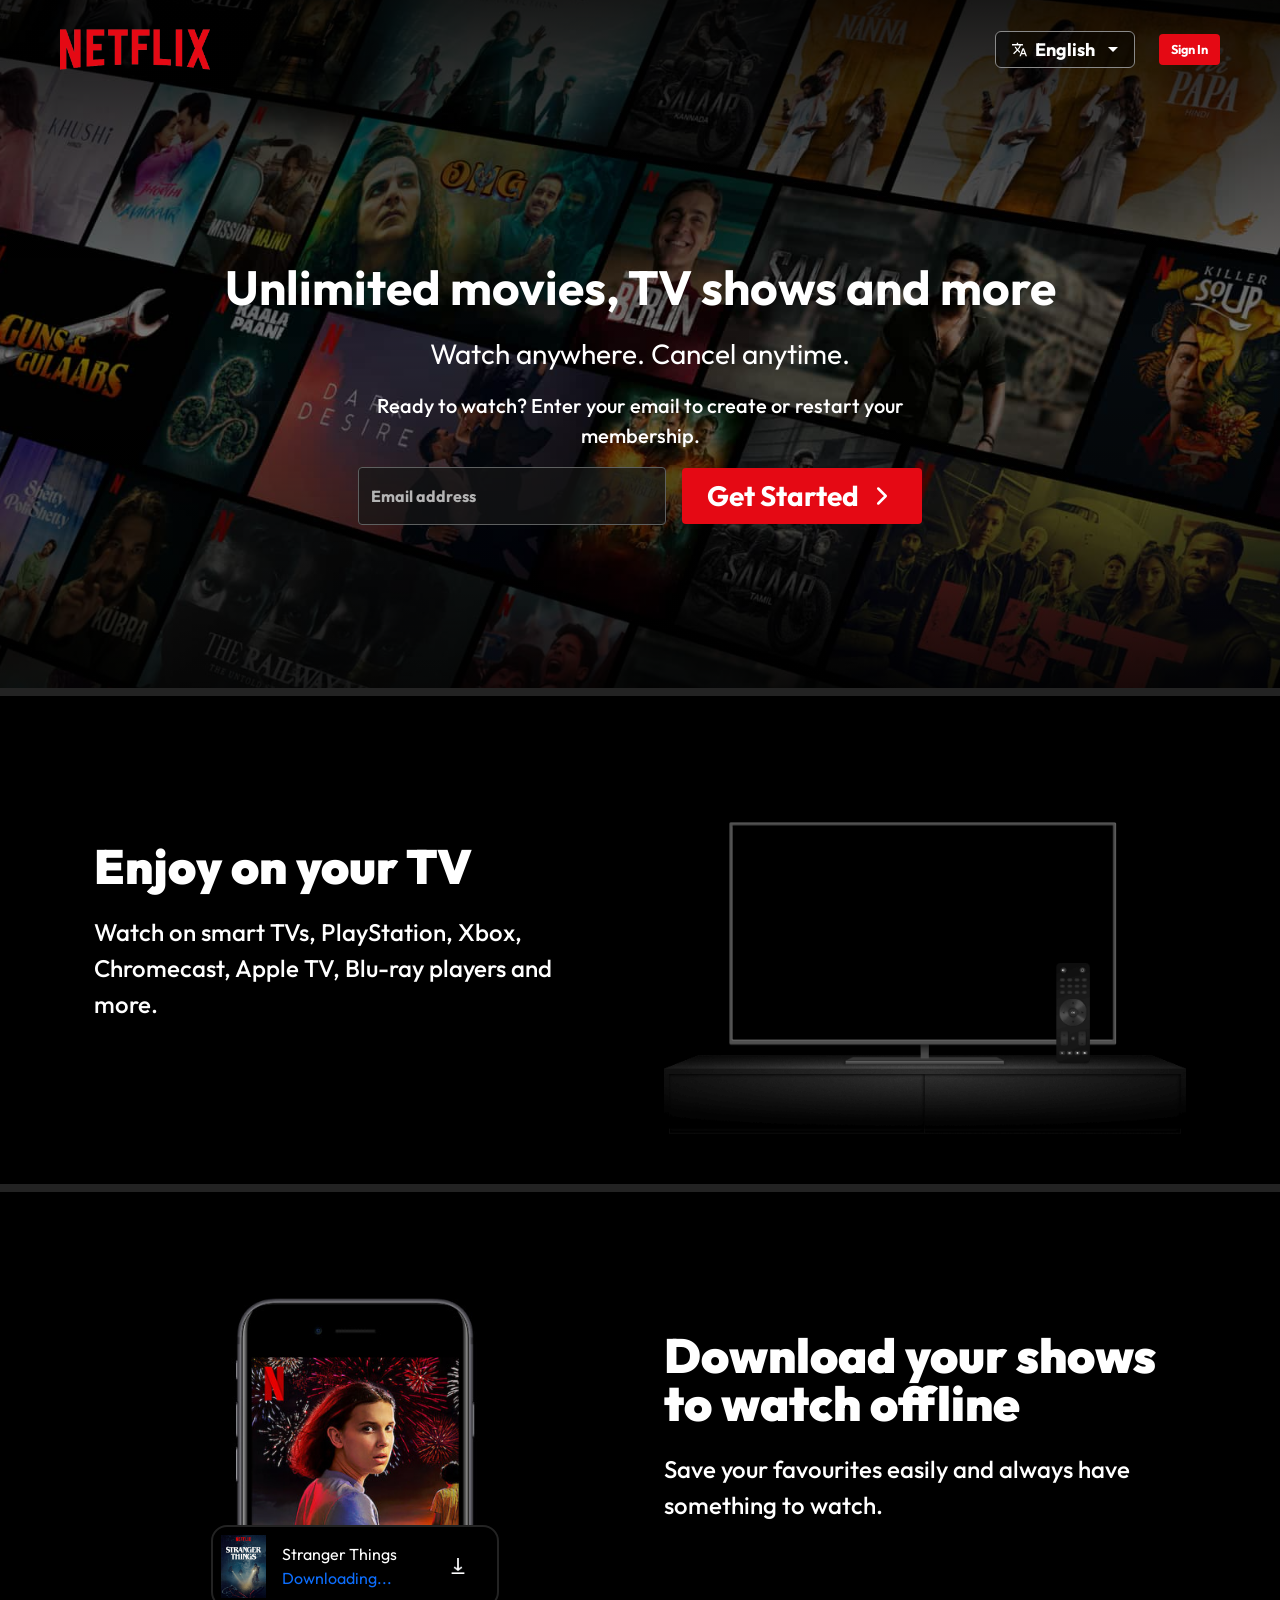
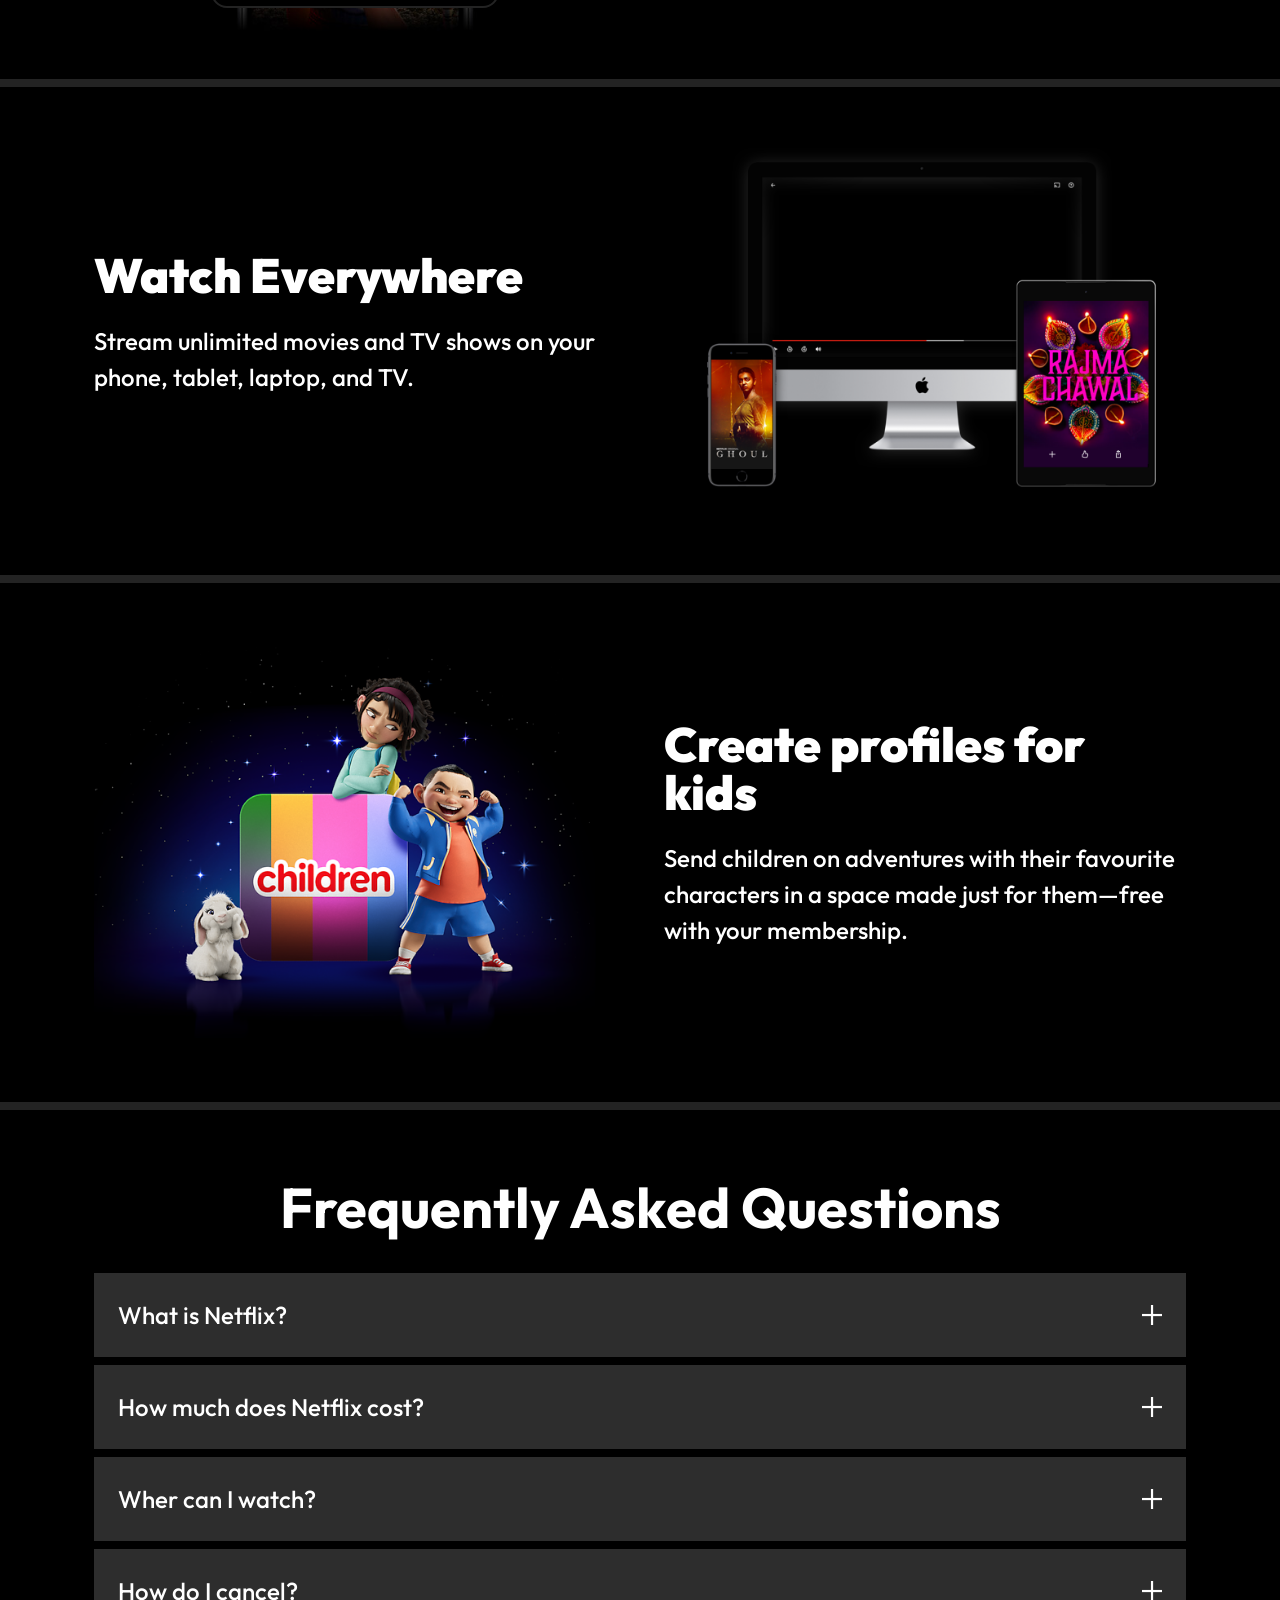
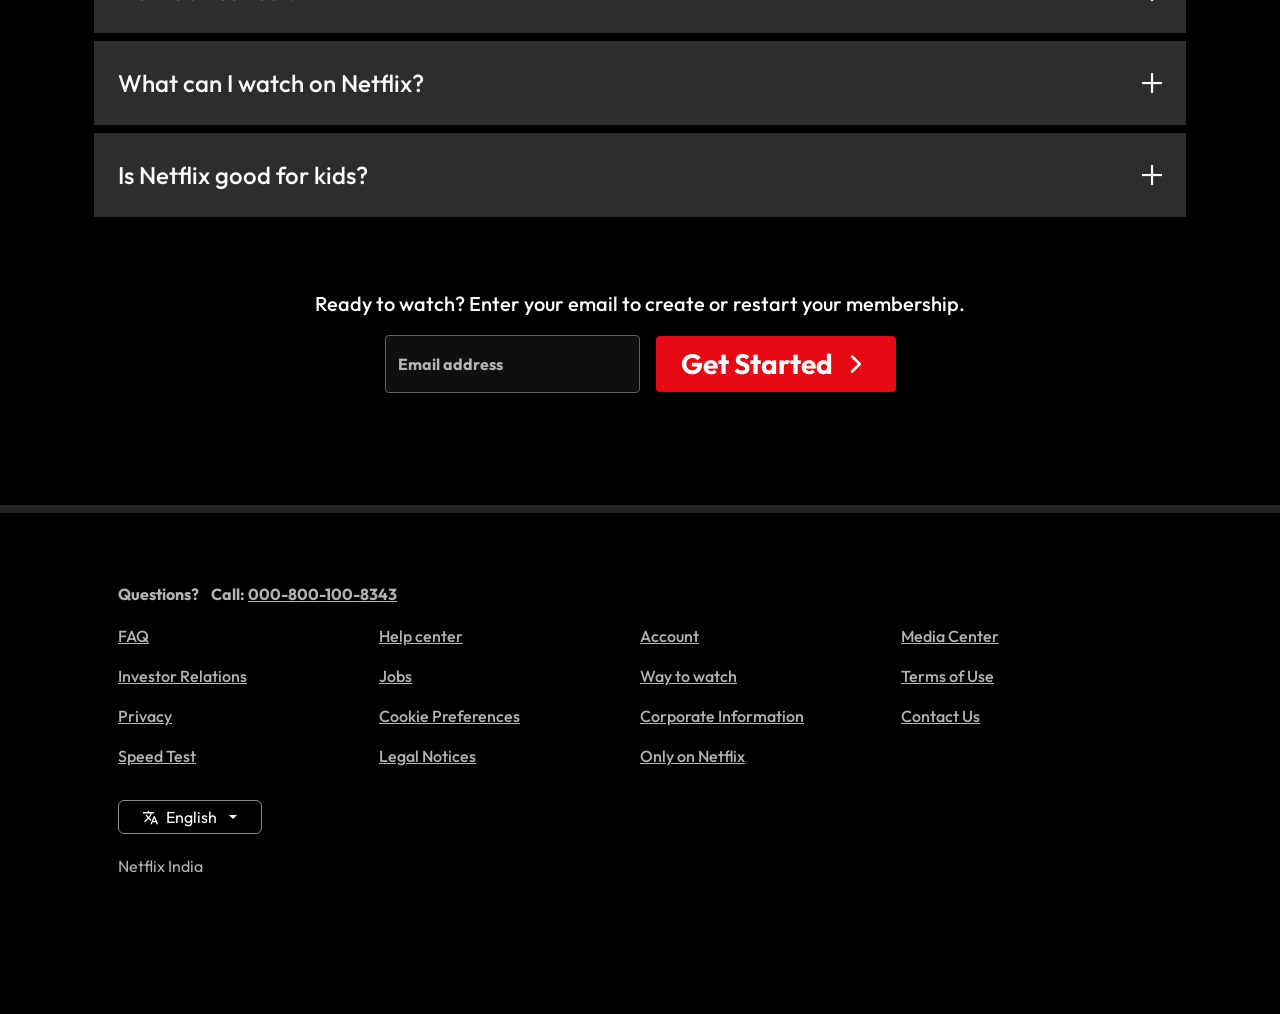
<file: index.html>
<!DOCTYPE html>
<html lang="en">
<head>
    <meta charset="UTF-8">
    <meta name="viewport" content="width=device-width, initial-scale=1.0">
    <title>Netflix India - Watch TV Shows Online, Watch Movies Online | Khushboo Coding</title>

    <!-- css -->
    <link rel="stylesheet" href="css/style.css">

    <!-- favicon -->
    <link rel="shortcut icon" href="img/fav-icon.png" type="image/x-icon">

    <!-- bs5 -->
    <link href="https://cdn.jsdelivr.net/npm/bootstrap@5.3.2/dist/css/bootstrap.min.css" rel="stylesheet" integrity="sha384-T3c6CoIi6uLrA9TneNEoa7RxnatzjcDSCmG1MXxSR1GAsXEV/Dwwykc2MPK8M2HN" crossorigin="anonymous">

    <!-- google fonts -->
    <link rel="preconnect" href="https://fonts.googleapis.com">
    <link rel="preconnect" href="https://fonts.gstatic.com" crossorigin>
    <link href="https://fonts.googleapis.com/css2?family=Outfit:wght@300;400;500;600;700;800;900&family=Commissioner:wght@100;300;500;700;900&display=swap" rel="stylesheet">

  </head>
<body class="bg-black">

  <div class="fullBody container-fluid p-0 pb-5">

        <!-- navbar starts -->

        <header class="position-absolute w-100 px-5 top-0" id="header">
            <nav class="navbar bg-transparent py-4 px-5 mx-5 flex-nowrap" id="navbar">
                <div class="container-fluid col-lg-12 justify-content-between">
                  <a href="index.html" class="navbar-brand" style="max-width: 100% !important;">
                    <img src="img/logo.png" width="150" alt="">
                  </a>

                  <div class="buttonDiv d-flex gap-4 justify-content-between align-items-center">
                    <div class="rounded-1 position-relative d-flex align-items-center justify-content-center" style="max-width: 100% !important;">
                        <button id="langBtn" class="btn bg-black bg-opacity-50 px-3 py-1 position-relative dropdown-toggle text-white d-flex align-items-center justify-content-between gap-2" style="border: 0.5px solid rgb(138, 138, 138);" type="button" data-bs-toggle="dropdown" aria-expanded="false">
                            <svg xmlns="http://www.w3.org/2000/svg" style="max-width: 100% !important;" version="1.1" xmlns:xlink="http://www.w3.org/1999/xlink" width="15" height="15" x="0" y="0" viewBox="0 0 469.333 469.333" style="enable-background:new 0 0 512 512" xml:space="preserve" class=""><g><path d="M253.227 300.267 199.04 246.72l.64-.64c37.12-41.387 63.573-88.96 79.147-139.307h62.507V64H192V21.333h-42.667V64H0v42.453h238.293c-14.4 41.173-36.907 80.213-67.627 114.347-19.84-22.08-36.267-46.08-49.28-71.467H78.72c15.573 34.773 36.907 67.627 63.573 97.28l-108.48 107.2L64 384l106.667-106.667 66.347 66.347 16.213-43.413zM373.333 192h-42.667l-96 256h42.667l24-64h101.333l24 64h42.667l-96-256zm-56 149.333L352 248.853l34.667 92.48h-69.334z" fill="#ffffff" opacity="1" data-original="#000000"></path></g></svg>
                            <span id="langSpan" style="max-width: 100% !important;" class="text-start">English</span>
                        </button>
                        <ul class="text-center mt-1 p-0 d-none overflow-hidden position-absolute list-unstyled bg-white w-100 rounded-1 top-100" id="langDrop">
                          <li class="langList lh-lg"><a class="text-decoration-none w-100 text-black langItems" href="#">English</a></li>
                          <li class="langList lh-lg"><a class="text-decoration-none w-100 text-black langItems" href="#">&nbsp;&nbsp;हिन्दी&nbsp;&nbsp;&nbsp;</a></li>
                        </ul>
                    </div>

                    <a href="sign In.html"><button class="btn signin rounded-1 border-0 text-white text-nowrap" style="background-color: rgb(229, 9, 20) !important; font-size: 0.8rem !important;">Sign In</button></a>
                    </div>
                </div>
              </nav>
        </header>

        <!-- navbar ends -->
        



        <!-- hero section starts -->

            <section class="hero-section position-relative">
                <div class="container-fluid hero-backGround p-0 overflow-hidden position-relative">
                    <img src="img/bg2.jpg" class="img-fluid" alt="">
                </div>
                <div class="hero-title px-4 py-5 text-center position-absolute top-0 d-flex flex-column justify-content-center align-items-center">
                    <h1 class="display-5 fw-bolder text-white mt-5 pt-5">Unlimited movies, TV shows and more</h1>
                    <div class="col-lg-6 mx-auto">
                      <p class="lead fs-3 fw-normal text-white my-2">Watch anywhere. Cancel anytime.</p>
                      <p class="lead text-white my-3 fw-medium">Ready to watch? Enter your email to create or restart your membership.</p>
                      <form class="d-flex align-items-center gap-3 justify-content-center" id="signupForm">
                        <div class="form-floating w-50 rounded-1" style="background-color: rgb(22 22 22 / 70%) !important;">
                          <input type="email" class="form-control rounded-1 bg-transparent" id="floatingInput" placeholder="name@example.com">
                          <label for="floatingInput" class="inpLabel bg-transparent fw-bold">Email address</label>
                        </div>
                        <button type="submit" class="btn getStarted px-4 gap-2 text-white rounded-1 d-flex align-items-center fs-3">Get Started 
                          <svg viewBox="0 0 24 24" width="30" height="30" stroke="white" stroke-width="2" fill="none" stroke-linecap="round" stroke-linejoin="round" class="css-i6dzq1"><polyline points="9 18 15 12 9 6"></polyline></svg></button>
                        <span class="error-message text-start w-100" id="signupError" data-message="Please enter a valid email address."></span>
                      </form>
                    </div>
                  </div>
            </section>  

        <!-- hero section ends -->


        <!-- TV section starts -->

            <section class="television-section fade-in-up" style="border-top: 8px solid #232323;">
              <div class="container-fluid">
                <div class="container col-xxl-8 px-4 py-5">
                  <div class="row flex-lg-row align-items-center justify-content-center g-5">

                    <div class="col-lg-6" id="boxTitle">
                      <h1 class="display-5 fw-bolder text-white lh-1 mb-4" style="font-weight: 900 !important;">Enjoy on your TV</h1>
                      <p class="lead fs-4 text-white fw-medium">Watch on smart TVs, PlayStation, Xbox, Chromecast, Apple TV, Blu-ray players and more.</p>
                    </div>

                    <div class="col-10 col-sm-8 col-lg-6 position-relative justify-content-center" style="z-index: 0;">
                      <img src="img/tv.png" class="d-block mx-lg-auto img-fluid" style="z-index: 2;" alt="" width="700" height="500" loading="lazy">

                      <div class="tv-video position-absolute overflow-hidden" style="z-index: -1; width: 70%; top: 20.5%; left: 16%;">
                        <video src="video/video-tv-in-0819.m4v" autoplay="true" loop="true" style="height: 100%; width: 100%;"></video>
                      </div>
                    </div>
                    
                  </div>
                </div>
              </div>
            </section>

        <!-- TV section ends -->


        <!-- download section starts -->

            <section class="download-section fade-in-up" style="border-top: 8px solid #232323;">
              <div class="container-fluid">
                <div class="container col-xxl-8 px-4 py-5">
                  <div class="row flex-lg-row-reverse align-items-center g-5 justify-content-center">

                    

                    <div class="col-lg-6" id="boxTitle">
                      <h1 class="display-5 fw-bolder text-white lh-1 mb-4" style="font-weight: 900 !important;">Download your shows to watch offline</h1>
                      <p class="lead fs-4 text-white fw-medium">Save your favourites easily and always have something to watch.</p>
                    </div>


                    <div class="col-10 col-sm-8 col-lg-6 d-flex justify-content-center position-relative" style="z-index: 0;">

                        <img src="img/mobile.jpg" class="d-block mx-lg-auto img-fluid" width="700" height="500" loading="lazy">

                      <div class="boxshot col-6 position-absolute rounded-4 bg-black d-flex align-items-center p-2" style="border: 2px solid #232323; font-size: 1rem; bottom: 6%; min-width: 18rem;">

                        <img src="img/boxshot.png" class="me-3 col-2" width="40" style="min-width: 2rem !important;" alt="">

                        <div class="st col-7">
                          <div class="text-white">Stranger Things</div>
                          <div class="text-primary">Downloading...</div>
                        </div>

                        <img src="img/download-icon.gif" class="" width="40" alt="">


                      </div>
                    </div>


                  </div>
                </div>
              </div>
            </section>

        <!-- download section ends -->



        <!-- macbook section starts -->

        <section class="mackbook-section fade-in-up" style="border-top: 8px solid #232323;">
          <div class="container-fluid">
            <div class="container col-xxl-8 px-4 py-5">
              <div class="row flex-lg-row align-items-center justify-content-center g-5">

                <div class="col-lg-6" id="boxTitle">
                  <h1 class="display-5 fw-bolder text-white lh-1 mb-4" style="font-weight: 900 !important;">Watch Everywhere</h1>
                  <p class="lead fs-4 text-white fw-medium">Stream unlimited movies and TV shows on your phone, tablet, laptop, and TV.</p>
                </div>

                <div class="col-10 col-sm-8 col-lg-6 position-relative justify-content-center" style="z-index: 0;">
                  <img src="img/macbook.png" class="d-block mx-lg-auto img-fluid" style="z-index: 2;" alt="" width="700" height="500" loading="lazy">

                  <div class="tv-video position-absolute overflow-hidden" style="z-index: -1; width: 58%; top: 9%; left: 20%;">
                    <video src="video/macVideo.m4v" autoplay="true" loop="true" style="height: 100%; width: 100%;"></video>
                  </div>
                </div>
                
              </div>
            </div>
          </div>
        </section>

    <!-- macbook section ends -->



    <!-- children section starts -->

    <section class="children-section fade-in-up" style="border-top: 8px solid #232323;">
      <div class="container-fluid py-3">
        <div class="container col-xxl-8 px-4 py-5">
          <div class="row flex-lg-row-reverse align-items-center g-5 justify-content-center">

            

            <div class="col-lg-6" id="boxTitle">
              <h1 class="display-5 fw-bolder text-white lh-1 mb-4" style="font-weight: 900 !important;">Create profiles for kids</h1>
              <p class="lead fs-4 text-white fw-medium">Send children on adventures with their favourite characters in a space made just for them—free with your membership.</p>
            </div>


            <div class="col-10 col-sm-8 col-lg-6 d-flex justify-content-center position-relative" style="z-index: 0;">

                <img src="img/children.png" class="d-block mx-lg-auto img-fluid" width="700" height="500" loading="lazy">

            </div>


          </div>
        </div>
      </div>
    </section>
    <!-- children section ends -->






    <!-- accordion section starts -->

    <section class="accordion-section fade-in-up" style="border-top: 8px solid #232323;">
      <div class="container-fluid py-3 d-flex align-items-center flex-column">
        <div class="container d-flex flex-column gap-2 px-4 py-5">

          <h1 class="display-4 fw-bold text-center mb-4 text-white text-capitalize">frequently asked questions</h1>

            <div class="accordionMain">
              <div class="accordionInner user-select-none fs-4 d-flex justify-content-between align-items-center p-4">
                <span>What is Netflix?</span>
                <img src="img/plus.png" width="20" height="20" alt="">
              </div>

              <div class="accordCollapse fw-light fs-4 overflow-hidden">
                <p class="m-0">Netflix is a streaming service that offers a wide variety of award-winning TV shows, movies, anime, documentaries and more – on thousands of internet-connected devices. </p><br><p class="m-0">You can watch as much as you want, whenever you want, without a single ad – all for one low monthly price. There's always something new to discover, and new TV shows and movies are added every week!</p>
              </div>
            </div>

            <div class="accordionMain">
              <div class="accordionInner user-select-none fs-4 d-flex justify-content-between align-items-center p-4">
                <span>How much does Netflix cost?</span>
                <img src="img/plus.png" width="20" height="20" alt="">
              </div>

              <div class="accordCollapse fw-light fs-4 overflow-hidden">
                <p class="m-0">Watch Netflix on your smartphone, tablet, Smart TV, laptop, or streaming device, all for one fixed monthly fee. Plans range from ₹149 to ₹649 a month. No extra costs, no contracts.</p>
              </div>
            </div>

            <div class="accordionMain">
              <div class="accordionInner user-select-none fs-4 d-flex justify-content-between align-items-center p-4">
                <span>Wher can I watch?</span>
                <img src="img/plus.png" width="20" height="20" alt="">
              </div>

              <div class="accordCollapse fw-light fs-4 overflow-hidden">
                <p class="m-0">Watch anywhere, anytime. Sign in with your Netflix account to watch instantly on the web at netflix.com from your personal computer or on any internet-connected device that offers the Netflix app, including smart TVs, smartphones, tablets, streaming media players and game consoles.</p><br><p class="m-0">You can also download your favourite shows with the iOS, Android, or Windows 10 app. Use downloads to watch while you're on the go and without an internet connection. Take Netflix with you anywhere.</p>
              </div>
            </div>

            <div class="accordionMain">
              <div class="accordionInner user-select-none fs-4 d-flex justify-content-between align-items-center p-4">
                <span>How do I cancel?</span>
                <img src="img/plus.png" width="20" height="20" alt="">
              </div>

              <div class="accordCollapse fw-light fs-4 overflow-hidden">
                <p class="m-0">Netflix is flexible. There are no annoying contracts and no commitments. You can easily cancel your account online in two clicks. There are no cancellation fees – start or stop your account anytime.</p>
              </div>
            </div>

            <div class="accordionMain">
              <div class="accordionInner user-select-none fs-4 d-flex justify-content-between align-items-center p-4">
                <span>What can I watch on Netflix?</span>
                <img src="img/plus.png" width="20" height="20" alt="">
              </div>

              <div class="accordCollapse fw-light fs-4 overflow-hidden">
                <p class="m-0">Netflix has an extensive library of feature films, documentaries, TV shows, anime, award-winning Netflix originals, and more. Watch as much as you want, anytime you want.</p>
              </div>
            </div>

            <div class="accordionMain">
              <div class="accordionInner user-select-none fs-4 d-flex justify-content-between align-items-center p-4">
                <span>Is Netflix good for kids?</span>
                <img src="img/plus.png" width="20" height="20" alt="">
              </div>

              <div class="accordCollapse fw-light fs-4 overflow-hidden">
                <p class="m-0">The Netflix Kids experience is included in your membership to give parents control while kids enjoy family-friendly TV shows and films in their own space.</p><br><p class="m-0">Kids profiles come with PIN-protected parental controls that let you restrict the maturity rating of content kids can watch and block specific titles you don’t want kids to see.</p>
              </div>
            </div>
          
            <div class="emailForm px-3 my-5">
              <p class="lead text-white my-3 fw-medium text-center">Ready to watch? Enter your email to create or restart your membership.</p>
                          <form class="d-flex align-items-center gap-3 justify-content-center" id="restartForm">
                            <div class="form-floating rounded-1" style="background-color: rgb(22 22 22 / 70%) !important;">
                              <input type="email" class="form-control rounded-1 bg-transparent" id="restartEmail" placeholder="name@example.com">
                              <label for="floatingInput" class="inpLabel bg-transparent fw-bold">Email address</label>
                            </div>
                            <button type="submit" class="btn getStarted px-4 gap-2 text-white rounded-1 d-flex align-items-center fs-3">Get Started 
                              <svg viewBox="0 0 24 24" width="30" height="30" stroke="white" stroke-width="2" fill="none" stroke-linecap="round" stroke-linejoin="round" class="css-i6dzq1"><polyline points="9 18 15 12 9 6"></polyline></svg></button>
                            <span class="error-message text-start w-100" id="restartError" data-message="Please enter a valid email address."></span>
                          </form>
            </div>
        </div>


      </div>
    </section>

    <!-- accordion section ends -->
          


    <!-- footer starts -->
      <footer class="fade-in-up py-4 px-3 d-flex align-items-center bg-black bg-opacity-75" style="border-top: 8px solid #232323;">
        <div class="container-fluid p-5" id="footCont">
          <div class="container px-5 d-flex justify-content-center flex-column gap-1" id="footInner">
            <h6 class="fw-bold" style="color: #B4B4B4;">Questions? &nbsp;&nbsp; Call: <a href="tel:000-800-100-8343" class="anchorHov text-decoration-underline" style="color: #B4B4B4;">000-800-100-8343</a></h6>

            <div class="footerOptions">
                <ul class="list-unstyled d-flex flex-wrap" id="footerUl">
                    <li class="w-25 my-2"><a href="FAQ.html" class="fw-medium" style="color: #B4B4B4;">FAQ</a></li>
                    <li class="w-25 my-2"><a href="help.html" class="fw-medium" style="color: #B4B4B4;">Help center</a></li>
                    <li class="w-25 my-2"><a href="sign In.html" class="fw-medium" style="color: #B4B4B4;">Account</a></li>
                    <li class="w-25 my-2"><a href="media.html" class="fw-medium" style="color: #B4B4B4;">Media Center</a></li>
                    <li class="w-25 my-2"><a href="#" class="fw-medium" style="color: #B4B4B4;">Investor Relations</a></li>
                    <li class="w-25 my-2"><a href="#" class="fw-medium" style="color: #B4B4B4;">Jobs</a></li>
                    <li class="w-25 my-2"><a href="#" class="fw-medium" style="color: #B4B4B4;">Way to watch</a></li>
                    <li class="w-25 my-2"><a href="#" class="fw-medium" style="color: #B4B4B4;">Terms of Use</a></li>
                    <li class="w-25 my-2"><a href="#" class="fw-medium" style="color: #B4B4B4;">Privacy</a></li>
                    <li class="w-25 my-2"><a href="#" class="fw-medium" style="color: #B4B4B4;">Cookie Preferences</a></li>
                    <li class="w-25 my-2"><a href="#" class="fw-medium" style="color: #B4B4B4;">Corporate Information</a></li>
                    <li class="w-25 my-2"><a href="#" class="fw-medium" style="color: #B4B4B4;">Contact Us</a></li>
                    <li class="w-25 my-2"><a href="#" class="fw-medium" style="color: #B4B4B4;">Speed Test</a></li>
                    <li class="w-25 my-2"><a href="#" class="fw-medium" style="color: #B4B4B4;">Legal Notices</a></li>
                    <li class="w-25 my-2"><a href="#" class="fw-medium" style="color: #B4B4B4;">Only on Netflix</a></li>
                </ul>
            </div>
            <div class="col-3 mt-1 position-relative">
                <button id="langBtn3" class="btn bg-black bg-opacity-50 px-4 py-1 position-relative dropdown-toggle text-white d-flex align-items-center justify-content-between gap-2" style="border: 0.5px solid rgb(138, 138, 138);" type="button" data-bs-toggle="dropdown" aria-expanded="false">
                    <svg xmlns="http://www.w3.org/2000/svg" version="1.1" xmlns:xlink="http://www.w3.org/1999/xlink" width="15" height="15" x="0" y="0" viewBox="0 0 469.333 469.333" style="enable-background:new 0 0 512 512" xml:space="preserve" class=""><g><path d="M253.227 300.267 199.04 246.72l.64-.64c37.12-41.387 63.573-88.96 79.147-139.307h62.507V64H192V21.333h-42.667V64H0v42.453h238.293c-14.4 41.173-36.907 80.213-67.627 114.347-19.84-22.08-36.267-46.08-49.28-71.467H78.72c15.573 34.773 36.907 67.627 63.573 97.28l-108.48 107.2L64 384l106.667-106.667 66.347 66.347 16.213-43.413zM373.333 192h-42.667l-96 256h42.667l24-64h101.333l24 64h42.667l-96-256zm-56 149.333L352 248.853l34.667 92.48h-69.334z" fill="#ffffff" opacity="1" data-original="#000000" class=""></path></g></svg>
                    <span id="langSpan3"class="text-start">English</span>
                </button>
                <ul class="text-center mt-1 d-none overflow-hidden position-absolute list-unstyled bg-white w-50 rounded-1" id="langDrop3">
                <li class="langList3 px-3 lh-lg"><a class="text-decoration-none w-100 text-black langItems">English</a></li>
                <li class="langList3 px-3 lh-lg"><a class="text-decoration-none w-100 text-black langItems">&nbsp;&nbsp;हिन्दी&nbsp;&nbsp;&nbsp;</a></li>
                </ul>
            </div>
            <p class="my-3"><a href="#" class="anchorHov text-decoration-none" style="color: #B4B4B4;">Netflix India</a></p>
          </div>
        </div>
      </footer>
    <!-- footer ends -->











  </div>


  <!-- js -->
  <script src="script.js"></script>
  <!-- bs5 js -->
  <script src="https://cdn.jsdelivr.net/npm/bootstrap@5.3.2/dist/js/bootstrap.bundle.min.js" integrity="sha384-C6RzsynM9kWDrMNeT87bh95OGNyZPhcTNXj1NW7RuBCsyN/o0jlpcV8Qyq46cDfL" crossorigin="anonymous"></script>
</body>
</html>
</file>
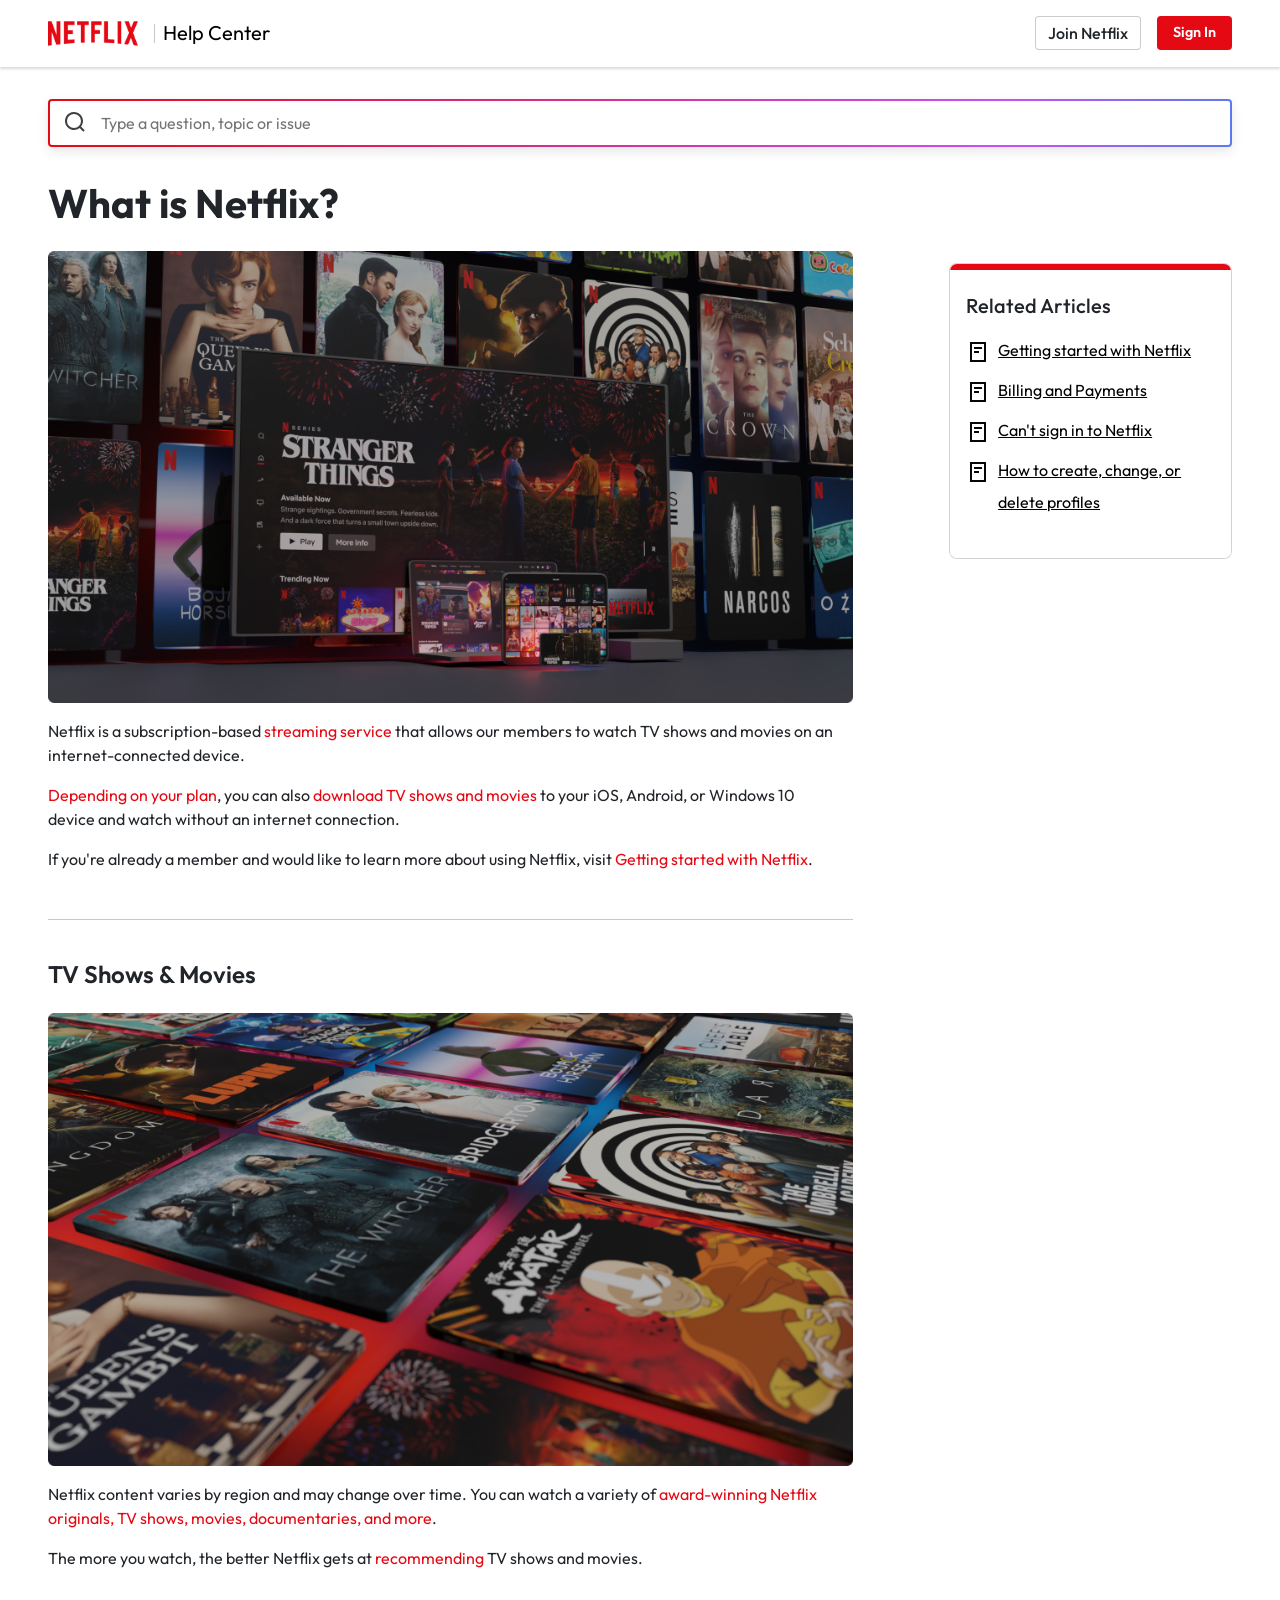
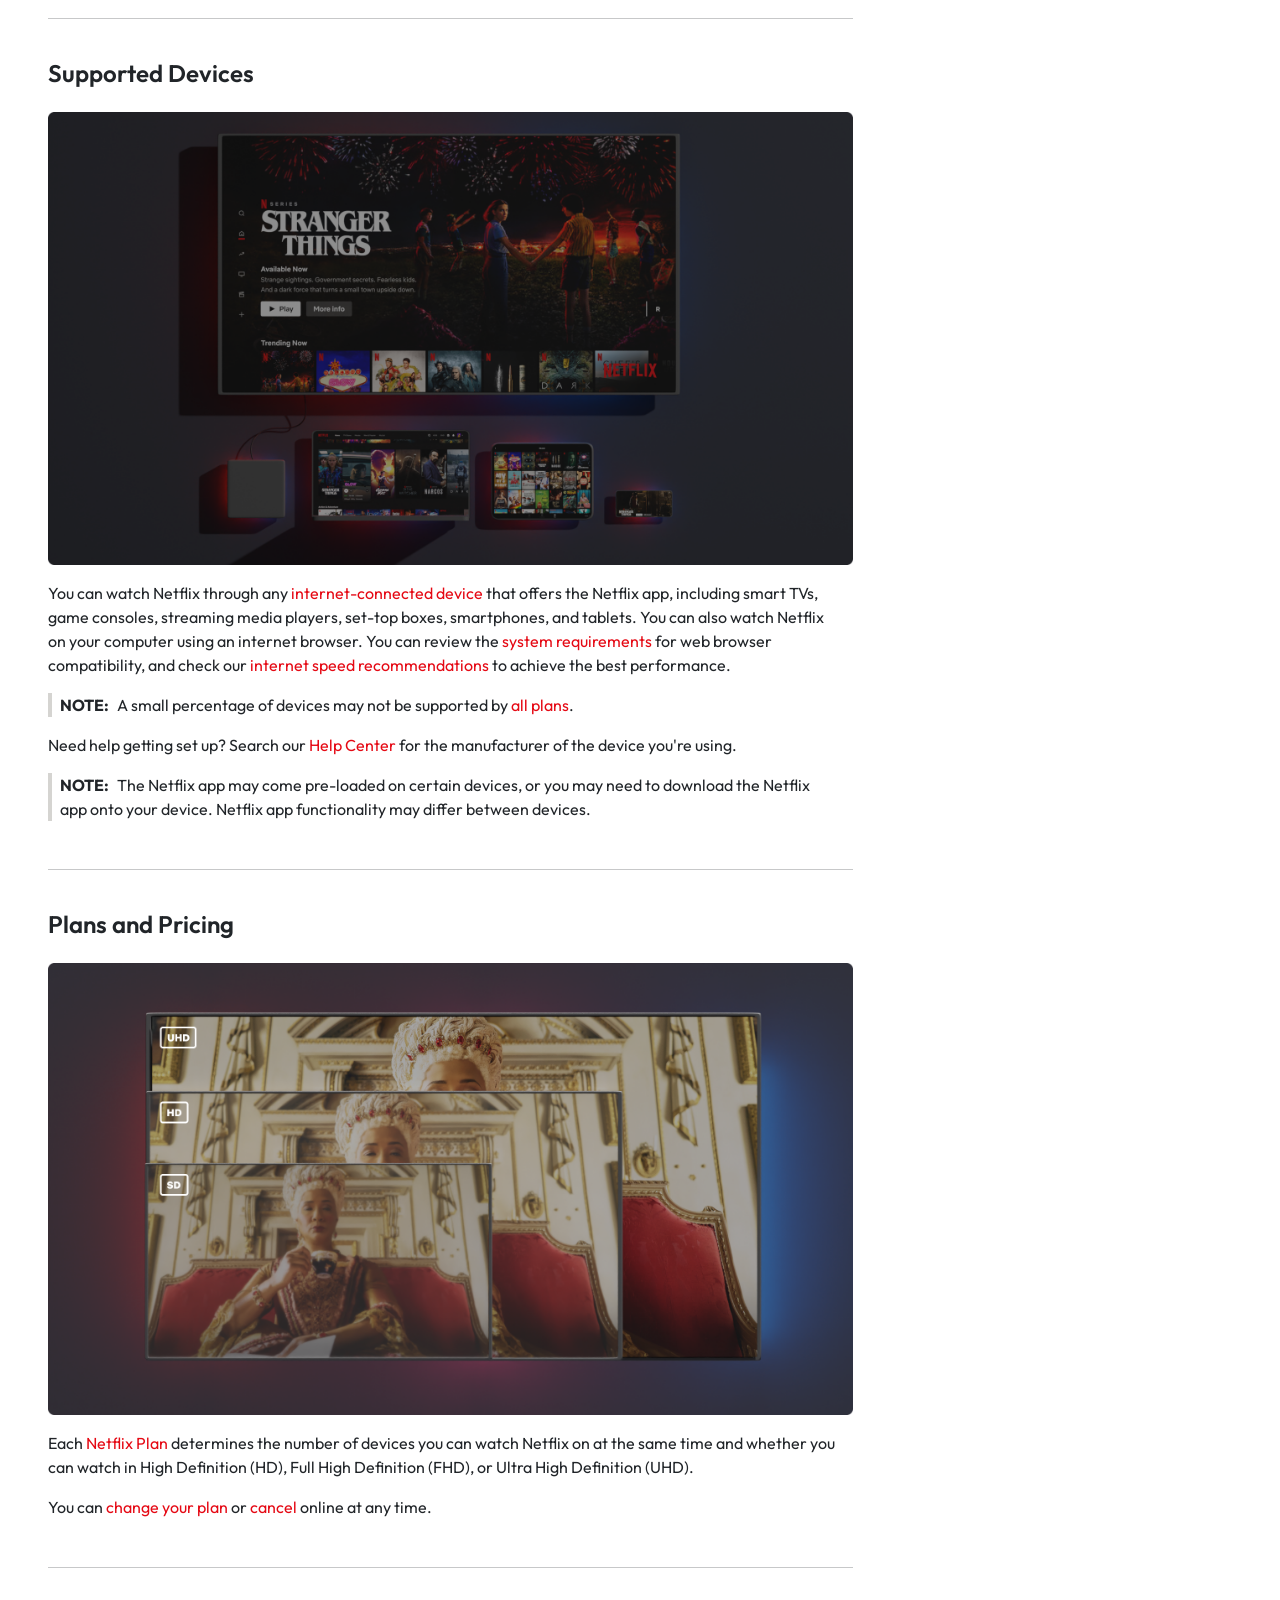
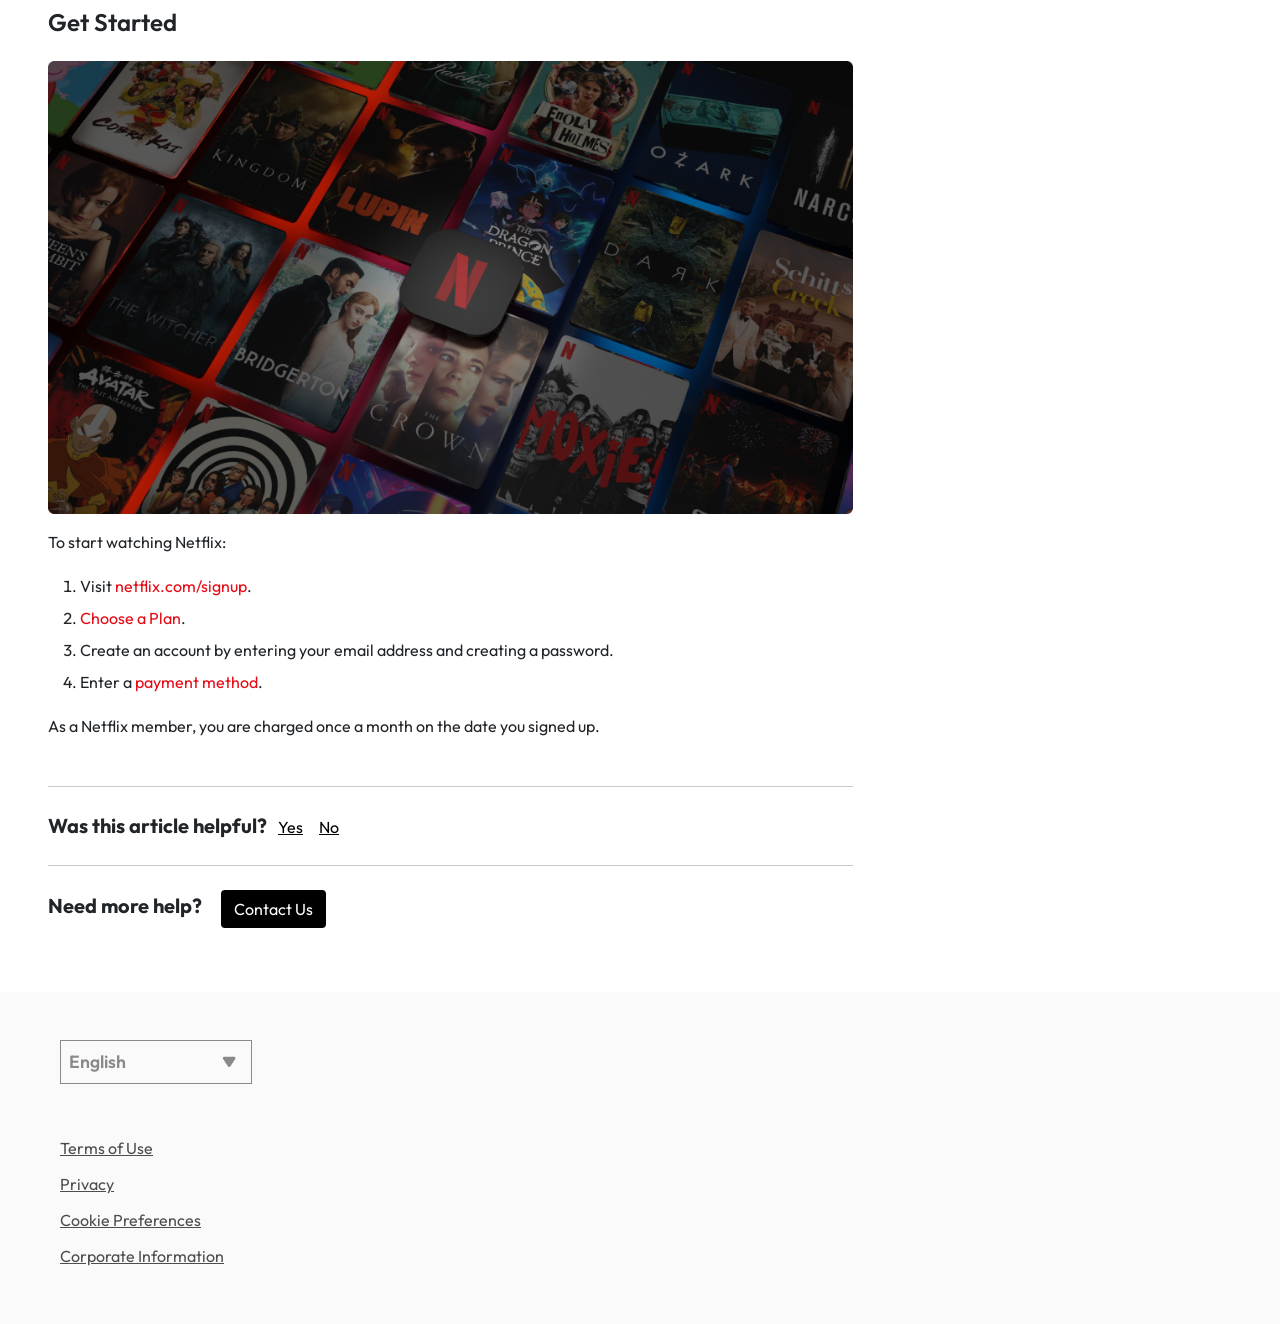
<file: FAQ.html>
<!DOCTYPE html>
<html lang="en">
<head>
    <meta charset="UTF-8">
    <meta name="viewport" content="width=device-width, initial-scale=1.0">
    <title>What is Netflix? | Netflix Help Center</title>

    <!-- css -->
    <link rel="stylesheet" href="css/FAQ.css">

    <!-- favicon -->
    <link rel="shortcut icon" href="img/fav-icon.png" type="image/x-icon">
    
    <!-- bs5 -->
    <link href="https://cdn.jsdelivr.net/npm/bootstrap@5.3.2/dist/css/bootstrap.min.css" rel="stylesheet" integrity="sha384-T3c6CoIi6uLrA9TneNEoa7RxnatzjcDSCmG1MXxSR1GAsXEV/Dwwykc2MPK8M2HN" crossorigin="anonymous">
    
    <!-- google fonts -->
    <link rel="preconnect" href="https://fonts.googleapis.com">
    <link rel="preconnect" href="https://fonts.gstatic.com" crossorigin>
    <link href="https://fonts.googleapis.com/css2?family=Outfit:wght@300;400;500;600;700;800;900&family=Commissioner:wght@100;300;500;700;900&display=swap" rel="stylesheet">
    
</head>
<body>

    <div class="container-fluid p-0 bg-white position-relative" id="mainBg">


        <!-- navbar starts -->

        <header class="container-fluid p-0 px-4 py-2 d-flex align-items-center" style="box-shadow: rgba(0, 0, 0, 0.15) 0px 1.95px 2.6px;">
            <nav class="navbar w-100 navbar-expand-lg bg-white d-flex align-items-center">
                <div class="container-fluid collapse navbar-collapse w-100 px-4 d-flex align-items-center justify-content-between" id="navbarSupportedContent">

                    <div class="navLeft d-flex">
                        <a href="index.html" class="navbar-brand d-flex justify-content-center align-items-center" style="max-width: 100% !important;">
                        <img src="img/logo.png" width="90" alt="">
                        </a>

                        <div class="vr my-2"></div>
                        
                        
                        <ul class="navbar-nav me-auto mb-2 mb-lg-0">

                        <li class="nav-item d-flex align-items-center px-2">
                            <a class="fw-normal anchorHov fs-5 text-black text-decoration-none" aria-current="page" href="#">Help Center</a>
                        </li>
                        
                        </ul>
                    </div>

                    <div class="navRight d-flex align-items-center gap-3">
                        <a class="anchorBtn rounded-1 btn fw-medium bg-white py-1" style="border: 1px solid #b6b6b6b3;">Join Netflix</a>
                        <a href="sign In.html" class="px-3 btn signin rounded-1 border-0 text-white fw-semibold text-nowrap text-decoration-none" id="signIn" style="background-color: #e50914; font-size: 0.9rem !important;">Sign In</a>
                    </div>

                </div>
            </nav>
        </header>

        <!-- navbar ends -->


        <!-- main section starts -->

        <div class="container-fluid px-4 py-4">
            <div class="container-fluid px-4 py-2 p-0">




                <section class="search-section container-fluid p-0 fade-in-up">
                    <form class="form w-100">
                        <div class="searchControlWrapper">
                            <button class="btn position-absolute opacity-75"><svg xmlns="http://www.w3.org/2000/svg" width="24px" height="24px" viewBox="0 0 24 24" fill="#000000">
                            <path fill-rule="evenodd" d="M11 18a7 7 0 10-7-7 7 7 0 007 7zm7-1.38l3.68 3.67-1.42 1.42L16.62 18A9 9 0 1118 16.62z"/>
                            </svg></button>
                            <input type="text" class="inputControl w-100" id="faqSearchInput" placeholder="Type a question, topic or issue">
                        </div>
                    </form>
                </section>


                <section class="content-section d-flex justify-content-between container-fluid p-0 fade-in-up">

                    <div class="leftPane py-2">

                        <div class="whatIsNetflix pt-4 contentDiv">
                            <h1 class="fw-bold mb-4">What is Netflix?</h1>
                            <div class="imageOne overflow-hidden">
                                <img src="img/whatisnetflix.png" class="img-fluid" alt="">
                            </div>

                            <div class="para py-3 pe-3">
                                <p>Netflix is a subscription-based <a href="#" class="thinAnchor">streaming service</a> that allows our members to watch TV shows and movies on an internet-connected device.</p>

                                <p><a href="#" class="thinAnchor">Depending on your plan</a>, you can also <a href="#" class="thinAnchor">download TV shows and movies</a> to your iOS, Android, or Windows 10 device and watch without an internet connection.</p>

                                <p>If you're already a member and would like to learn more about using Netflix, visit <a href="#" class="thinAnchor">Getting started with Netflix</a>.</p>
                            </div>
                        </div>

                        <hr>

                        <div class="tvshows&movies pt-4 contentDiv">
                            <h4 class="fw-semibold mb-4">TV Shows & Movies</h4>
                            <div class="imageOne overflow-hidden">
                                <img src="img/tv&movies.png" class="img-fluid" alt="">
                            </div>

                            <div class="para py-3 pe-3">
                                
                                <p>Netflix content varies by region and may change over time. You can watch a variety of <a href="#" class="thinAnchor">award-winning Netflix originals, TV shows, movies, documentaries, and more</a>.</p>


                                <p>The more you watch, the better Netflix gets at <a href="#" class="thinAnchor">recommending</a> TV shows and movies.</p>

                            </div>
                        </div>

                        <hr>

                        <div class="supporteddevices pt-4 contentDiv">
                            <h4 class="fw-semibold mb-4">Supported Devices</h4>
                            <div class="imageOne overflow-hidden">
                                <img src="img/supporteddevice.png" class="img-fluid" alt="">
                            </div>

                            <div class="para py-3 pe-3">

                                <p>You can watch Netflix through any <a href="#" class="thinAnchor">internet-connected device</a> that offers the Netflix app, including smart TVs, game consoles, streaming media players, set-top boxes, smartphones, and tablets. You can also watch Netflix on your computer using an internet browser. You can review the <a href="#" class="thinAnchor">system requirements</a> for web browser compatibility, and check our <a href="#" class="thinAnchor">internet speed recommendations</a> to achieve the best performance.</p>

                                <p class="ps-2" style="border-left: 4px solid #D5D4D1;"><b class="me-2">NOTE:</b>A small percentage of devices may not be supported by<a href="#" class="thinAnchor"> all plans</a>.</p>

                                <p>Need help getting set up? Search our <a href="#" class="thinAnchor">Help Center</a> for the manufacturer of the device you're using.</p>

                                <p class="ps-2" style="border-left: 4px solid #D5D4D1;"><b class="me-2">NOTE:</b>The Netflix app may come pre-loaded on certain devices, or you may need to download the Netflix app onto your device. Netflix app functionality may differ between devices.</p>

                            </div>
                        </div>

                        <hr>

                        <div class="plans&pricing pt-4 contentDiv">
                            <h4 class="fw-semibold mb-4">Plans and Pricing</h4>
                            <div class="imageOne overflow-hidden">
                                <img src="img/plans&pricing.png" class="img-fluid" alt="">
                            </div>

                            <div class="para py-3 pe-3">
                                
                                <p>Each <a href="#" class="thinAnchor">Netflix Plan </a>determines the number of devices you can watch Netflix on at the same time and whether you can watch in High Definition (HD), Full High Definition (FHD), or Ultra High Definition (UHD).</p>


                                <p>You can <a href="#" class="thinAnchor">change your plan</a> or <a href="#" class="thinAnchor">cancel</a> online at any time.</p>

                            </div>
                        </div>

                        <hr>

                        <div class="tvshows&movies pt-4 contentDiv">
                            <h4 class="fw-semibold mb-4">Get Started</h4>
                            <div class="imageOne overflow-hidden">
                                <img src="img/getstarted.png" class="img-fluid" alt="">
                            </div>

                            <div class="para py-3 pe-3">
                                
                                <p>To start watching Netflix:</p>

                               <ol class="list">
                                <li class="lh-lg">Visit <a href="#" class="thinAnchor">netflix.com/signup</a>.</li>
                                <li class="lh-lg"><a href="#" class="thinAnchor">Choose a Plan</a>.</li>
                                <li class="lh-lg">Create an account by entering your email address and creating a password.</li>
                                <li class="lh-lg">Enter a <a href="#" class="thinAnchor">payment method</a>.</li>
                               </ol>

                               <p>As a Netflix member, you are charged once a month on the date you signed up.</p>

                            </div>

                            <hr>

                            <p class="m-0 my-4"><b class="fs-5">Was this article helpful?</b> <a class="fw-normal anchorHov text-black mx-2" href="#">Yes</a><a class="fw-normal anchorHov text-black mx-2" href="#">No</a> </p>

                            <hr>

                            <p class="m-0 my-4"><b class="fs-5">Need more help?</b> <a class="fw-normal btn contactBtn rounded-1 bg-black text-white mx-3" href="#">Contact Us</a> </p>
                        </div>

                    </div>



                    <div class="rightPane p-5 pe-0">
                        <div class="articleMain my-5 ps-5 py-1 w-100">
                            <div class="card articleInner my-3 rounded-3 overflow-hidden">
                                <div class="articleTopics py-4 px-3 bg-white">
                                    <h5>Related Articles</h5>

                                    <div class="articleList">
                                        <ul class="list-unstyled d-flex flex-column gap-2 my-3">
                                            <li class="d-flex gap-2 lh-lg"><span><svg width="24" height="24" viewBox="0 0 24 24" fill="none" xmlns="http://www.w3.org/2000/svg">
                                                <rect x="8" y="7" width="8" height="2" fill="#050505"></rect>
                                                <rect x="8" y="11" width="5" height="2" fill="#050505"></rect>
                                                <path fill-rule="evenodd" clip-rule="evenodd" d="M18 4H6V20H18V4ZM4 2V22H20V2H4Z" fill="#050505"></path>
                                                </svg></span>

                                                <span><a href="#" class="text-black anchorHov">Getting started with Netflix</a></span>

                                            </li>

                                            <li class="d-flex gap-2 lh-lg"><span><svg width="24" height="24" viewBox="0 0 24 24" fill="none" xmlns="http://www.w3.org/2000/svg">
                                                <rect x="8" y="7" width="8" height="2" fill="#050505"></rect>
                                                <rect x="8" y="11" width="5" height="2" fill="#050505"></rect>
                                                <path fill-rule="evenodd" clip-rule="evenodd" d="M18 4H6V20H18V4ZM4 2V22H20V2H4Z" fill="#050505"></path>
                                                </svg></span>

                                                <span><a href="#" class="text-black anchorHov">Billing and Payments</a></span>

                                            </li>

                                            <li class="d-flex gap-2 lh-lg"><span><svg width="24" height="24" viewBox="0 0 24 24" fill="none" xmlns="http://www.w3.org/2000/svg">
                                                <rect x="8" y="7" width="8" height="2" fill="#050505"></rect>
                                                <rect x="8" y="11" width="5" height="2" fill="#050505"></rect>
                                                <path fill-rule="evenodd" clip-rule="evenodd" d="M18 4H6V20H18V4ZM4 2V22H20V2H4Z" fill="#050505"></path>
                                                </svg></span>

                                                <span><a href="#" class="text-black anchorHov">Can't sign in to Netflix</a></span>

                                            </li>

                                            <li class="d-flex gap-2 lh-lg"><span><svg width="24" height="24" viewBox="0 0 24 24" fill="none" xmlns="http://www.w3.org/2000/svg">
                                                <rect x="8" y="7" width="8" height="2" fill="#050505"></rect>
                                                <rect x="8" y="11" width="5" height="2" fill="#050505"></rect>
                                                <path fill-rule="evenodd" clip-rule="evenodd" d="M18 4H6V20H18V4ZM4 2V22H20V2H4Z" fill="#050505"></path>
                                                </svg></span>

                                                <span><a href="#" class="text-black anchorHov">How to create, change, or delete profiles</a></span>

                                            </li>
                                        </ul>
                                    </div>
                                </div>
                            </div>
                        </div>
                    </div>

                </section>

            </div>
        </div>

        <!-- main section ends -->


        <!-- footer starts -->

        <footer class="container-fluid footer py-5 p-0 fade-in-up">
            <div class="container-fluid mx-5">
                
                <div class="d-flex select p-2 align-items-center justify-content-between">
                    <select id="lang-switcher" class="bg-transparent border-0 fw-semibold" aria-label="Select your preferred language:">
                            
                        <option value="id">Bahasa Indonesia</option>
                    
                        <option value="cs">Čeština</option>
                    
                        <option value="da">Dansk</option>
                    
                        <option value="de">Deutsch</option>
                    
                        <option value="en" selected="selected">English</option>
                    
                        <option value="es">Español</option>
                    
                        <option value="fil">Filipino</option>
                    
                        <option value="fr">Français</option>
                    
                        <option value="hr">Hrvatski</option>
                    
                        <option value="it">Italiano</option>
                    
                        <option value="hu">Magyar</option>
                    
                        <option value="ms">Melayu</option>
                    
                        <option value="nl">Nederlands</option>
                    
                        <option value="nb">Norsk Bokmål</option>
                    
                        <option value="pl">Polski</option>
                    
                        <option value="pt">Português</option>
                    
                        <option value="ro">Română</option>
                    
                        <option value="fi">Suomi</option>
                    
                        <option value="sv">Svenska</option>
                    
                        <option value="vi">Tiếng Việt</option>
                    
                        <option value="tr">Türkçe</option>
                    
                        <option value="el">Ελληνικά</option>
                    
                        <option value="ru">Русский</option>
                    
                        <option value="uk">Українська</option>
                    
                        <option value="he">עברית</option>
                    
                        <option value="ar">العربية</option>
                    
                        <option value="hi">हिन्दी</option>
                    
                        <option value="th">ไทย</option>
                    
                        <option value="zh-cn">中文</option>
                    
                        <option value="ja">日本語</option>
                    
                        <option value="ko">한국어</option>
                    
                    </select>

                    <svg id="downArrow" width="25" height="25" viewBox="0 0 26 26">
                        <path fill="#8b8a88" d="M12.9416531,7.71264972 L17.9520258,15.2282087 C18.4421897,15.9634546 18.2435115,16.9568456 17.5082656,17.4470095 C17.2454376,17.6222282 16.9366253,17.715729 16.6207453,17.715729 L6.6,17.715729 C5.7163444,17.715729 5,16.9993846 5,16.115729 C5,15.799849 5.09350084,15.4910367 5.26871953,15.2282087 L10.2790922,7.71264972 C10.7692561,6.97740382 11.7626471,6.77872563 12.497893,7.26888957 C12.6736566,7.38606534 12.8244774,7.53688606 12.9416531,7.71264972 Z" transform="translate(11.610458, 12.357865) scale(1, -1) translate(-11.610458, -12.357865) "></path>
                    </svg>
                </div>

                <div class="footerOptions mt-5  ">
                    <ul class="list-unstyled m-0">
                        <li class="lh-lg my-1"><a href="#" style="color: #4d4d4d;">Terms of Use</a></li>
                        <li class="lh-lg my-1"><a href="#" style="color: #4d4d4d;">Privacy</a></li>
                        <li class="lh-lg my-1"><a href="#" style="color: #4d4d4d;">Cookie Preferences</a></li>
                        <li class="lh-lg my-1"><a href="#" style="color: #4d4d4d;">Corporate Information</a></li>
                    </ul>
                </div>
            </div>
        </footer>

        <!-- footer ends -->




    </div>
    <!-- js -->
    <script src="FAQ.js"></script>
    <!-- bs5 js -->
    <script src="https://cdn.jsdelivr.net/npm/bootstrap@5.3.2/dist/js/bootstrap.bundle.min.js" integrity="sha384-C6RzsynM9kWDrMNeT87bh95OGNyZPhcTNXj1NW7RuBCsyN/o0jlpcV8Qyq46cDfL" crossorigin="anonymous"></script>

</body>
</html>
</file>
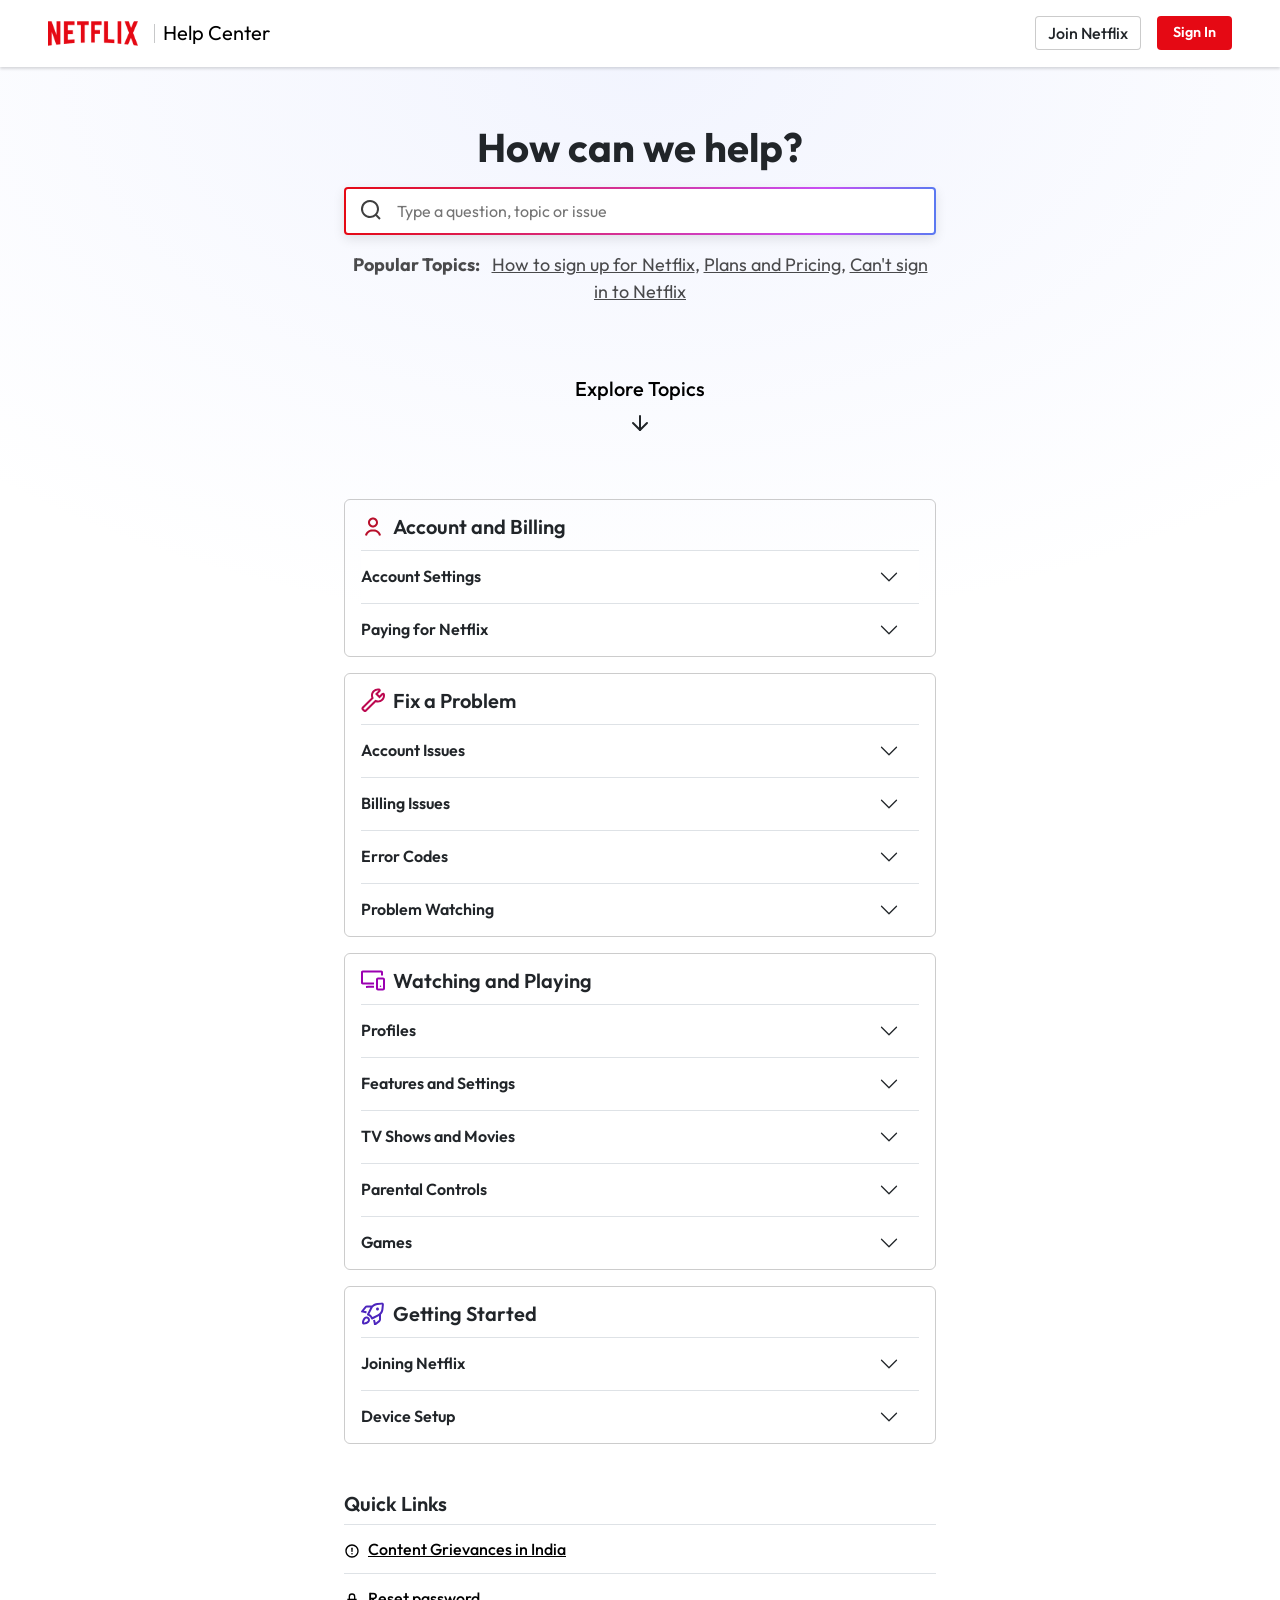
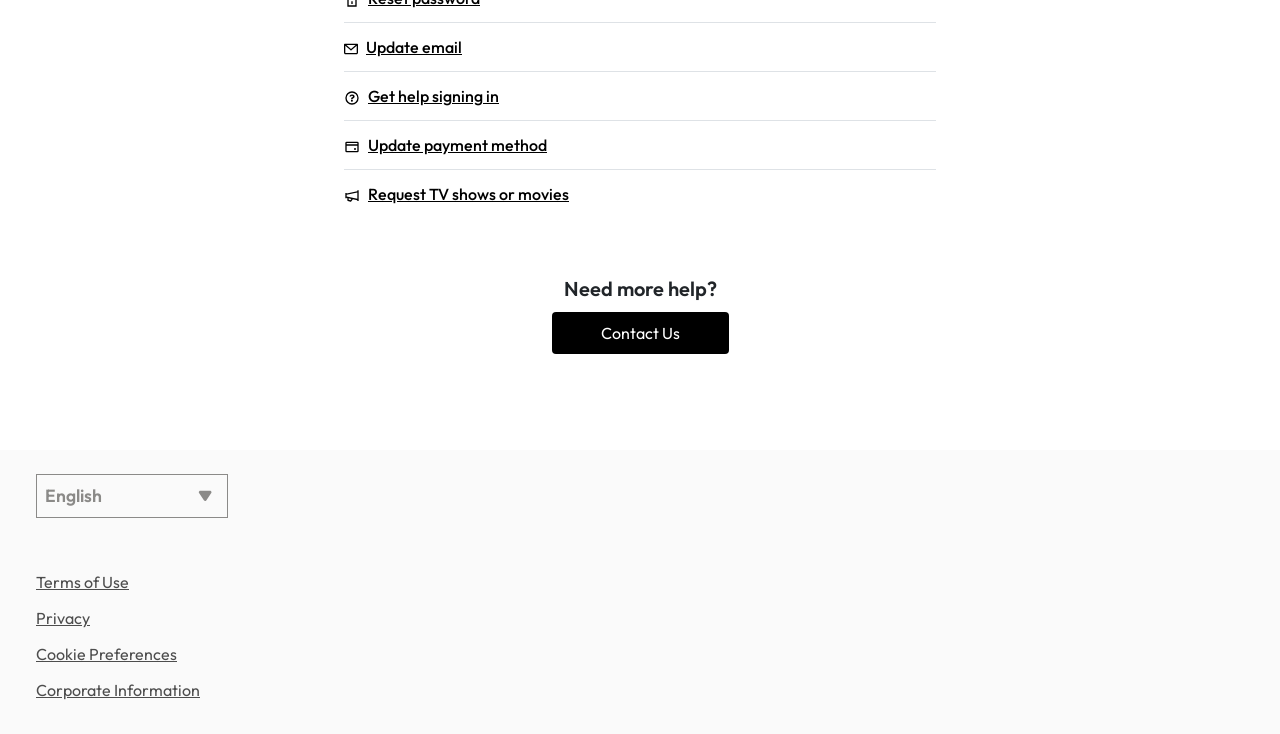
<file: help.html>
<!DOCTYPE html>
<html lang="en">
<head>
    <meta charset="UTF-8">
    <meta name="viewport" content="width=device-width, initial-scale=1.0">
    <title>Netflix Help Center</title>

    <!-- css -->
    <link rel="stylesheet" href="css/help.css">

    <!-- favicon -->
    <link rel="shortcut icon" href="img/fav-icon.png" type="image/x-icon">
    
    <!-- bs5 -->
    <link href="https://cdn.jsdelivr.net/npm/bootstrap@5.3.2/dist/css/bootstrap.min.css" rel="stylesheet" integrity="sha384-T3c6CoIi6uLrA9TneNEoa7RxnatzjcDSCmG1MXxSR1GAsXEV/Dwwykc2MPK8M2HN" crossorigin="anonymous">
    
    <!-- google fonts -->
    <link rel="preconnect" href="https://fonts.googleapis.com">
    <link rel="preconnect" href="https://fonts.gstatic.com" crossorigin>
    <link href="https://fonts.googleapis.com/css2?family=Outfit:wght@300;400;500;600;700;800;900&family=Commissioner:wght@100;300;500;700;900&display=swap" rel="stylesheet">
    
</head>
<body>

    <div class="container-fluid p-0 bg-white position-relative overflow-hidden" id="mainBg">


        <!-- navbar starts -->

        <header class="container-fluid p-0 px-4 py-2 d-flex align-items-center" style="box-shadow: rgba(0, 0, 0, 0.15) 0px 1.95px 2.6px;">
            <nav class="navbar w-100 navbar-expand-lg bg-white d-flex align-items-center">
                <div class="container-fluid collapse navbar-collapse w-100 px-4 d-flex align-items-center justify-content-between" id="navbarSupportedContent">

                    <div class="navLeft d-flex">
                        <a href="index.html" class="navbar-brand d-flex justify-content-center align-items-center" style="max-width: 100% !important;">
                        <img src="img/logo.png" width="90" alt="">
                        </a>

                        <div class="vr my-2"></div>
                        
                        
                        <ul class="navbar-nav me-auto mb-2 mb-lg-0">

                        <li class="nav-item d-flex align-items-center px-2">
                            <a class="fw-normal anchorHov fs-5 text-black text-decoration-none" aria-current="page" href="help.html">Help Center</a>
                        </li>
                        
                        </ul>
                    </div>

                    <div class="navRight d-flex align-items-center gap-3">
                        <a class="anchorBtn rounded-1 btn fw-medium bg-white py-1" style="border: 1px solid #b6b6b6b3;">Join Netflix</a>
                        <a href="sign In.html" class="px-3 btn signin rounded-1 border-0 text-white fw-semibold text-nowrap text-decoration-none" id="signIn" style="background-color: #e50914; font-size: 0.9rem !important;">Sign In</a>
                    </div>

                </div>
            </nav>
        </header>

        <!-- navbar ends -->

                        <!-- fixed searchbar starts -->

                        <div class="fixedSearcBar position-fixed border-bottom d-flex align-items-center py-3 top-0 bg-white container-fluid" id="fixedSearcBar">
                            <form class="formFixed w-100 m-auto">
                                <div class="searchControlWrapper">
                                    <button class="btn position-absolute opacity-75"><svg xmlns="http://www.w3.org/2000/svg" width="24px" height="24px" viewBox="0 0 24 24" fill="#000000">
                                    <path fill-rule="evenodd" d="M11 18a7 7 0 10-7-7 7 7 0 007 7zm7-1.38l3.68 3.67-1.42 1.42L16.62 18A9 9 0 1118 16.62z"/>
                                    </svg></button>
                                    <input type="text" class="inputControl w-100" id="fixedSearchInput" placeholder="Type a question, topic or issue">
                                </div>
                            </form>
                        </div>

                        <!-- fixed searchbar ends -->

        
        <div class="container-fluid p-0 d-flex flex-column align-items-center" id="radialBg">

            <!-- main section starts -->
            
            <div class="container-fluid p-0 px-2" id="columMain">
                <div class="container-fluid py-2 p-0 bg-transparent">
                    <div class="container-fluid my-5 p-0 bg-transparent">
                        <section class="search-section container-fluid p-0 bg-transparent" id="searchBar">
                            <h1 class="text-center mb-3 fw-bold display-6">How can we help?</h1>
                            <form class="form w-100 mb-3" id="formSearchBar">
                                <div class="searchControlWrapper">
                                    <button class="btn position-absolute opacity-75"><svg xmlns="http://www.w3.org/2000/svg" width="24px" height="24px" viewBox="0 0 24 24" fill="#000000">
                                    <path fill-rule="evenodd" d="M11 18a7 7 0 10-7-7 7 7 0 007 7zm7-1.38l3.68 3.67-1.42 1.42L16.62 18A9 9 0 1118 16.62z"/>
                                    </svg></button>
                                    <input type="text" class="inputControl w-100" id="helpSearchInput" placeholder="Type a question, topic or issue">
                                </div>
                            </form>

                            <p style="font-size: 18px !important;" class="text-center px-2"><b class="me-2">Popular Topics:</b> <a href="#">How to sign up for Netflix</a>, <a href="#">Plans and Pricing</a>, <a href="#">Can't sign in to Netflix</a></p>
                        </section>
                    </div>
                </div>
            

                <!-- main section ends -->



                <!-- explore more button starts -->

                <div class="container-fluid p-0 my-3 d-flex justify-content-center">

                    <span class="anchorLine d-inline-block">
                        <h6 class="text-center fs-5"><a href="#accordionSection" class="text-black text-decoration-none">Explore Topics</a></h6>
                        <p class="text-center arrowDown"><svg xmlns="http://www.w3.org/2000/svg" width="24" height="24" viewBox="0 0 24 24" fill="none" stroke="currentColor" stroke-width="2" stroke-linecap="round" stroke-linejoin="round" class="feather feather-arrow-down"><line x1="12" y1="5" x2="12" y2="19"/><polyline points="19 12 12 19 5 12"/></svg></p>
                    </span>

                </div>

                <!-- explore more button ends -->



                <!-- accordion starts -->

                <div class="container-fluid p-0 my-5 d-flex flex-column gap-3 fade-in-up" id="accordionSection">

                    <!-- accpount accordion starts -->
                    <div class="accountSection accoHelp rounded-2 p-3 py-0">
                        <div class="accountHeader py-2 d-flex border-bottom align-items-center">
                            <span class="me-2"><svg width="24" height="24" viewBox="0 0 24 24"><path fill="#b80f2a" fill-rule="evenodd" clip-rule="evenodd" d="M9.00011 8.5C9.00011 6.84315 10.3433 5.5 12.0001 5.5C13.657 5.5 15.0001 6.84315 15.0001 8.5C15.0001 10.1568 13.657 11.5 12.0001 11.5C10.3433 11.5 9.00011 10.1568 9.00011 8.5ZM12.0001 3.5C9.23869 3.5 7.00011 5.73858 7.00011 8.5C7.00011 11.2614 9.23869 13.5 12.0001 13.5C14.7615 13.5 17.0001 11.2614 17.0001 8.5C17.0001 5.73858 14.7615 3.5 12.0001 3.5ZM5.98069 21.6961C6.46867 19.2563 8.61095 17.5 11.0991 17.5H12.9011C15.3893 17.5 17.5316 19.2563 18.0195 21.6961L19.9807 21.3039C19.3057 17.9292 16.3426 15.5 12.9011 15.5H11.0991C7.65759 15.5 4.69447 17.9292 4.01953 21.3039L5.98069 21.6961Z"></path></svg></span>

                            <span class="fw-semibold m-0 fs-5 mt-1">Account and Billing</span>
                        </div>


                        <div class="accordion accordion-flush" id="accordionFlushExample">
                            <div class="accordion-item">
                              <h2 class="accordion-header">
                                <button class="accordion-button collapsed fw-semibold ps-0" type="button" data-bs-toggle="collapse" data-bs-target="#flush-collapseOne" aria-expanded="false" aria-controls="flush-collapseOne">
                                    Account Settings
                                </button>
                              </h2>
                              <div id="flush-collapseOne" class="accordion-collapse collapse" data-bs-parent="#accordionFlushExample">
                                    <div class="accordion-body ps-0 pt-0">
                                        <ul class="p-0 m-0">
                                                
                                            <li class="d-flex gap-2 lh-lg py-1"><span><svg width="16" height="16" viewBox="0 0 24 24" fill="none" xmlns="http://www.w3.org/2000/svg">
                                                <rect x="8" y="7" width="8" height="2" fill="#050505"></rect>
                                                <rect x="8" y="11" width="5" height="2" fill="#050505"></rect>
                                                <path fill-rule="evenodd" clip-rule="evenodd" d="M18 4H6V20H18V4ZM4 2V22H20V2H4Z" fill="#050505"></path>
                                                </svg></span>

                                                <span><a href="#" class="text-black anchorHov">How to change your plan</a></span>

                                            </li>

                                            <li class="d-flex gap-2 lh-lg py-1"><span><svg width="16" height="16" viewBox="0 0 24 24" fill="none" xmlns="http://www.w3.org/2000/svg">
                                                <rect x="8" y="7" width="8" height="2" fill="#050505"></rect>
                                                <rect x="8" y="11" width="5" height="2" fill="#050505"></rect>
                                                <path fill-rule="evenodd" clip-rule="evenodd" d="M18 4H6V20H18V4ZM4 2V22H20V2H4Z" fill="#050505"></path>
                                                </svg></span>

                                                <span><a href="#" class="text-black anchorHov">How to cancel Netflix</a></span>

                                            </li>

                                            <li class="d-flex gap-2 lh-lg py-1"><span><svg width="16" height="16" viewBox="0 0 24 24" fill="none" xmlns="http://www.w3.org/2000/svg">
                                                <rect x="8" y="7" width="8" height="2" fill="#050505"></rect>
                                                <rect x="8" y="11" width="5" height="2" fill="#050505"></rect>
                                                <path fill-rule="evenodd" clip-rule="evenodd" d="M18 4H6V20H18V4ZM4 2V22H20V2H4Z" fill="#050505"></path>
                                                </svg></span>

                                                <span><a href="#" class="text-black anchorHov">How to change or reset your password</a></span>

                                            </li>

                                            <li class="d-flex gap-2 lh-lg py-1"><span><svg width="16" height="16" viewBox="0 0 24 24" fill="none" xmlns="http://www.w3.org/2000/svg">
                                                <rect x="8" y="7" width="8" height="2" fill="#050505"></rect>
                                                <rect x="8" y="11" width="5" height="2" fill="#050505"></rect>
                                                <path fill-rule="evenodd" clip-rule="evenodd" d="M18 4H6V20H18V4ZM4 2V22H20V2H4Z" fill="#050505"></path>
                                                </svg></span>

                                                <span><a href="#" class="text-black anchorHov">How to update Netflix account information</a></span>

                                            </li>

                                            <li class="d-flex gap-2 lh-lg py-1"><span><svg width="16" height="16" viewBox="0 0 24 24" fill="none" xmlns="http://www.w3.org/2000/svg">
                                                <rect x="8" y="7" width="8" height="2" fill="#050505"></rect>
                                                <rect x="8" y="11" width="5" height="2" fill="#050505"></rect>
                                                <path fill-rule="evenodd" clip-rule="evenodd" d="M18 4H6V20H18V4ZM4 2V22H20V2H4Z" fill="#050505"></path>
                                                </svg></span>

                                                <span><a href="#" class="text-black anchorHov">Sharing your Netflix account</a></span>

                                            </li>

                                            <li class="d-flex gap-2 lh-lg py-1"><span><svg width="16" height="16" viewBox="0 0 24 24" fill="none" xmlns="http://www.w3.org/2000/svg">
                                                <rect x="8" y="7" width="8" height="2" fill="#050505"></rect>
                                                <rect x="8" y="11" width="5" height="2" fill="#050505"></rect>
                                                <path fill-rule="evenodd" clip-rule="evenodd" d="M18 4H6V20H18V4ZM4 2V22H20V2H4Z" fill="#050505"></path>
                                                </svg></span>

                                                <span><a href="#" class="text-black anchorHov">How to keep your account secure</a></span>

                                            </li>
                                        </ul>
                                    </div>
                                </div>
                            </div>


                            <div class="accordion-item">
                              <h2 class="accordion-header">
                                <button class="accordion-button collapsed fw-semibold ps-0" type="button" data-bs-toggle="collapse" data-bs-target="#flush-collapseTwo" aria-expanded="false" aria-controls="flush-collapseTwo">
                                    Paying for Netflix
                                </button>
                              </h2>
                              <div id="flush-collapseTwo" class="accordion-collapse collapse" data-bs-parent="#accordionFlushExample">
                                    <div class="accordion-body ps-0 pt-0">
                                        <ul class="p-0 m-0">
                                                
                                            <li class="d-flex gap-2 lh-lg py-1"><span><svg width="16" height="16" viewBox="0 0 24 24" fill="none" xmlns="http://www.w3.org/2000/svg">
                                                <rect x="8" y="7" width="8" height="2" fill="#050505"></rect>
                                                <rect x="8" y="11" width="5" height="2" fill="#050505"></rect>
                                                <path fill-rule="evenodd" clip-rule="evenodd" d="M18 4H6V20H18V4ZM4 2V22H20V2H4Z" fill="#050505"></path>
                                                </svg></span>

                                                <span><a href="#" class="text-black anchorHov">Billing and Payments</a></span>

                                            </li>

                                            <li class="d-flex gap-2 lh-lg py-1"><span><svg width="16" height="16" viewBox="0 0 24 24" fill="none" xmlns="http://www.w3.org/2000/svg">
                                                <rect x="8" y="7" width="8" height="2" fill="#050505"></rect>
                                                <rect x="8" y="11" width="5" height="2" fill="#050505"></rect>
                                                <path fill-rule="evenodd" clip-rule="evenodd" d="M18 4H6V20H18V4ZM4 2V22H20V2H4Z" fill="#050505"></path>
                                                </svg></span>

                                                <span><a href="#" class="text-black anchorHov">Netflix Gift Cards</a></span>

                                            </li>

                                            <li class="d-flex gap-2 lh-lg py-1"><span><svg width="16" height="16" viewBox="0 0 24 24" fill="none" xmlns="http://www.w3.org/2000/svg">
                                                <rect x="8" y="7" width="8" height="2" fill="#050505"></rect>
                                                <rect x="8" y="11" width="5" height="2" fill="#050505"></rect>
                                                <path fill-rule="evenodd" clip-rule="evenodd" d="M18 4H6V20H18V4ZM4 2V22H20V2H4Z" fill="#050505"></path>
                                                </svg></span>

                                                <span><a href="#" class="text-black anchorHov">How to remove payment methods from your account</a></span>

                                            </li>
                                        </ul>
                                    </div>
                                </div>
                            </div>
                        </div>
                    </div>
                    <!-- accpount accordion ends -->


                    
                    <!-- fixproblem accordion starts -->

                    <div class="problemSection accoHelp rounded-2 p-3 py-0">
                        <div class="accountHeader py-2 d-flex border-bottom align-items-center">
                            <span class="me-2"><svg width="24" height="24" viewBox="0 0 24 24"><path fill="#BC0850" fill-rule="evenodd" clip-rule="evenodd" d="M9.99985 7.5C9.99985 3.63401 13.1338 0.5 16.9998 0.5C17.4342 0.5 17.8601 0.539684 18.2741 0.615882C19.0388 0.756665 19.5426 1.31959 19.6888 1.96835C19.8293 2.59206 19.6413 3.27267 19.1542 3.75981L16.914 6L18.4998 7.58579L20.74 5.34559C21.2271 4.85845 21.9077 4.67052 22.5315 4.81104C23.1802 4.9572 23.7431 5.46099 23.8839 6.22573C23.9601 6.63965 23.9998 7.06563 23.9998 7.5C23.9998 11.366 20.8658 14.5 16.9998 14.5C16.2234 14.5 15.475 14.3732 14.7752 14.1388L5.41407 23.5C4.63302 24.281 3.36669 24.281 2.58564 23.5L0.999848 21.9142C0.218801 21.1332 0.218801 19.8668 0.999848 19.0858L10.361 9.72461C10.1266 9.02483 9.99985 8.27645 9.99985 7.5ZM16.9998 2.5C14.2384 2.5 11.9998 4.73858 11.9998 7.5C11.9998 8.23551 12.158 8.93138 12.4412 9.55768L12.7262 10.1878L12.2372 10.6768L2.41407 20.5L3.99985 22.0858L13.823 12.2626L14.312 11.7736L14.9421 12.0586C15.5684 12.3418 16.2643 12.5 16.9998 12.5C19.7612 12.5 21.9998 10.2614 21.9998 7.5C21.9998 7.31198 21.9895 7.12669 21.9694 6.94462L19.2069 9.70711L18.4998 10.4142L17.7927 9.70711L14.7927 6.70711L14.0856 6L14.7927 5.29289L17.5552 2.53041C17.3731 2.51033 17.1878 2.5 16.9998 2.5Z"></path></svg></span>

                            <span class="fw-semibold m-0 fs-5 mt-1">Fix a Problem</span>
                        </div>


                        <div class="accordion accordion-flush" id="accordionFlushExample">
                            <div class="accordion-item">
                              <h2 class="accordion-header">
                                <button class="accordion-button collapsed fw-semibold ps-0" type="button" data-bs-toggle="collapse" data-bs-target="#flush-collapseThree" aria-expanded="false" aria-controls="flush-collapseThree">
                                    Account Issues
                                </button>
                              </h2>
                              <div id="flush-collapseThree" class="accordion-collapse collapse" data-bs-parent="#accordionFlushExample">
                                    <div class="accordion-body ps-0 pt-0">
                                        <ul class="p-0 m-0">
                                                
                                            <li class="d-flex gap-2 lh-lg py-1"><span><svg width="16" height="16" viewBox="0 0 24 24" fill="none" xmlns="http://www.w3.org/2000/svg">
                                                <rect x="8" y="7" width="8" height="2" fill="#050505"></rect>
                                                <rect x="8" y="11" width="5" height="2" fill="#050505"></rect>
                                                <path fill-rule="evenodd" clip-rule="evenodd" d="M18 4H6V20H18V4ZM4 2V22H20V2H4Z" fill="#050505"></path>
                                                </svg></span>

                                                <span><a href="#" class="text-black anchorHov">Can't sign in to Netflix</a></span>

                                            </li>

                                            <li class="d-flex gap-2 lh-lg py-1"><span><svg width="16" height="16" viewBox="0 0 24 24" fill="none" xmlns="http://www.w3.org/2000/svg">
                                                <rect x="8" y="7" width="8" height="2" fill="#050505"></rect>
                                                <rect x="8" y="11" width="5" height="2" fill="#050505"></rect>
                                                <path fill-rule="evenodd" clip-rule="evenodd" d="M18 4H6V20H18V4ZM4 2V22H20V2H4Z" fill="#050505"></path>
                                                </svg></span>

                                                <span><a href="#" class="text-black anchorHov">Netflix says to sign up when trying to sign in</a></span>

                                            </li>

                                            <li class="d-flex gap-2 lh-lg py-1"><span><svg width="16" height="16" viewBox="0 0 24 24" fill="none" xmlns="http://www.w3.org/2000/svg">
                                                <rect x="8" y="7" width="8" height="2" fill="#050505"></rect>
                                                <rect x="8" y="11" width="5" height="2" fill="#050505"></rect>
                                                <path fill-rule="evenodd" clip-rule="evenodd" d="M18 4H6V20H18V4ZM4 2V22H20V2H4Z" fill="#050505"></path>
                                                </svg></span>

                                                <span><a href="#" class="text-black anchorHov">Netflix says account is already in use</a></span>

                                            </li>
                                        </ul>
                                    </div>
                                </div>
                            </div>


                            <div class="accordion-item">
                              <h2 class="accordion-header">
                                <button class="accordion-button collapsed fw-semibold ps-0" type="button" data-bs-toggle="collapse" data-bs-target="#flush-collapseFour" aria-expanded="false" aria-controls="flush-collapseFour">
                                    Billing Issues
                                </button>
                              </h2>
                              <div id="flush-collapseFour" class="accordion-collapse collapse" data-bs-parent="#accordionFlushExample">
                                    <div class="accordion-body ps-0 pt-0">
                                        <ul class="p-0 m-0">
                                                
                                            <li class="d-flex gap-2 lh-lg py-1"><span><svg width="16" height="16" viewBox="0 0 24 24" fill="none" xmlns="http://www.w3.org/2000/svg">
                                                <rect x="8" y="7" width="8" height="2" fill="#050505"></rect>
                                                <rect x="8" y="11" width="5" height="2" fill="#050505"></rect>
                                                <path fill-rule="evenodd" clip-rule="evenodd" d="M18 4H6V20H18V4ZM4 2V22H20V2H4Z" fill="#050505"></path>
                                                </svg></span>

                                                <span><a href="#" class="text-black anchorHov">Netflix says 'Your account is on hold because of a problem with your last payment.'</a></span>

                                            </li>

                                            <li class="d-flex gap-2 lh-lg py-1"><span><svg width="16" height="16" viewBox="0 0 24 24" fill="none" xmlns="http://www.w3.org/2000/svg">
                                                <rect x="8" y="7" width="8" height="2" fill="#050505"></rect>
                                                <rect x="8" y="11" width="5" height="2" fill="#050505"></rect>
                                                <path fill-rule="evenodd" clip-rule="evenodd" d="M18 4H6V20H18V4ZM4 2V22H20V2H4Z" fill="#050505"></path>
                                                </svg></span>

                                                <span><a href="#" class="text-black anchorHov">Unrecognized or unauthorized charges from Netflix</a></span>

                                            </li>

                                            <li class="d-flex gap-2 lh-lg py-1"><span><svg width="16" height="16" viewBox="0 0 24 24" fill="none" xmlns="http://www.w3.org/2000/svg">
                                                <rect x="8" y="7" width="8" height="2" fill="#050505"></rect>
                                                <rect x="8" y="11" width="5" height="2" fill="#050505"></rect>
                                                <path fill-rule="evenodd" clip-rule="evenodd" d="M18 4H6V20H18V4ZM4 2V22H20V2H4Z" fill="#050505"></path>
                                                </svg></span>

                                                <span><a href="#" class="text-black anchorHov">Charged twice by Netflix</a></span>

                                            </li>
                                        </ul>
                                    </div>
                                </div>
                            </div>


                            <div class="accordion-item">
                              <h2 class="accordion-header">
                                <button class="accordion-button collapsed fw-semibold ps-0" type="button" data-bs-toggle="collapse" data-bs-target="#flush-collapseFive" aria-expanded="false" aria-controls="flush-collapseFive">
                                    Error Codes
                                </button>
                              </h2>
                              <div id="flush-collapseFive" class="accordion-collapse collapse" data-bs-parent="#accordionFlushExample">
                                    <div class="accordion-body ps-0 pt-0">
                                        <ul class="p-0 m-0">
                                                
                                            <li class="d-flex gap-2 lh-lg py-1"><span><svg width="16" height="16" viewBox="0 0 24 24" fill="none" xmlns="http://www.w3.org/2000/svg">
                                                <rect x="8" y="7" width="8" height="2" fill="#050505"></rect>
                                                <rect x="8" y="11" width="5" height="2" fill="#050505"></rect>
                                                <path fill-rule="evenodd" clip-rule="evenodd" d="M18 4H6V20H18V4ZM4 2V22H20V2H4Z" fill="#050505"></path>
                                                </svg></span>

                                                <span><a href="#" class="text-black anchorHov">Netflix isn't working</a></span>

                                            </li>

                                            <li class="d-flex gap-2 lh-lg py-1"><span><svg width="16" height="16" viewBox="0 0 24 24" fill="none" xmlns="http://www.w3.org/2000/svg">
                                                <rect x="8" y="7" width="8" height="2" fill="#050505"></rect>
                                                <rect x="8" y="11" width="5" height="2" fill="#050505"></rect>
                                                <path fill-rule="evenodd" clip-rule="evenodd" d="M18 4H6V20H18V4ZM4 2V22H20V2H4Z" fill="#050505"></path>
                                                </svg></span>

                                                <span><a href="#" class="text-black anchorHov">Netflix Gift Cards</a></span>

                                            </li>

                                            <li class="d-flex gap-2 lh-lg py-1"><span><svg width="16" height="16" viewBox="0 0 24 24" fill="none" xmlns="http://www.w3.org/2000/svg">
                                                <rect x="8" y="7" width="8" height="2" fill="#050505"></rect>
                                                <rect x="8" y="11" width="5" height="2" fill="#050505"></rect>
                                                <path fill-rule="evenodd" clip-rule="evenodd" d="M18 4H6V20H18V4ZM4 2V22H20V2H4Z" fill="#050505"></path>
                                                </svg></span>

                                                <span><a href="#" class="text-black anchorHov">Netflix Error ui-800-3</a></span>

                                            </li>

                                            <li class="d-flex gap-2 lh-lg py-1"><span><svg width="16" height="16" viewBox="0 0 24 24" fill="none" xmlns="http://www.w3.org/2000/svg">
                                                <rect x="8" y="7" width="8" height="2" fill="#050505"></rect>
                                                <rect x="8" y="11" width="5" height="2" fill="#050505"></rect>
                                                <path fill-rule="evenodd" clip-rule="evenodd" d="M18 4H6V20H18V4ZM4 2V22H20V2H4Z" fill="#050505"></path>
                                                </svg></span>

                                                <span><a href="#" class="text-black anchorHov">Netflix Error tvq-pb-101</a></span>

                                            </li>

                                            <li class="d-flex gap-2 lh-lg py-1"><span><svg width="16" height="16" viewBox="0 0 24 24" fill="none" xmlns="http://www.w3.org/2000/svg">
                                                <rect x="8" y="7" width="8" height="2" fill="#050505"></rect>
                                                <rect x="8" y="11" width="5" height="2" fill="#050505"></rect>
                                                <path fill-rule="evenodd" clip-rule="evenodd" d="M18 4H6V20H18V4ZM4 2V22H20V2H4Z" fill="#050505"></path>
                                                </svg></span>

                                                <span><a href="#" class="text-black anchorHov">Netflix Error 113</a></span>

                                            </li>
                                        </ul>
                                    </div>
                                </div>
                            </div>


                            <div class="accordion-item">
                              <h2 class="accordion-header">
                                <button class="accordion-button collapsed fw-semibold ps-0" type="button" data-bs-toggle="collapse" data-bs-target="#flush-collapseSix" aria-expanded="false" aria-controls="flush-collapseSix">
                                    Problem Watching
                                </button>
                              </h2>
                              <div id="flush-collapseSix" class="accordion-collapse collapse" data-bs-parent="#accordionFlushExample">
                                    <div class="accordion-body ps-0 pt-0">
                                        <ul class="p-0 m-0">
                                                
                                            <li class="d-flex gap-2 lh-lg py-1"><span><svg width="16" height="16" viewBox="0 0 24 24" fill="none" xmlns="http://www.w3.org/2000/svg">
                                                <rect x="8" y="7" width="8" height="2" fill="#050505"></rect>
                                                <rect x="8" y="11" width="5" height="2" fill="#050505"></rect>
                                                <path fill-rule="evenodd" clip-rule="evenodd" d="M18 4H6V20H18V4ZM4 2V22H20V2H4Z" fill="#050505"></path>
                                                </svg></span>

                                                <span><a href="#" class="text-black anchorHov">Fix a problem on your Android phone or tablet</a></span>

                                            </li>

                                            <li class="d-flex gap-2 lh-lg py-1"><span><svg width="16" height="16" viewBox="0 0 24 24" fill="none" xmlns="http://www.w3.org/2000/svg">
                                                <rect x="8" y="7" width="8" height="2" fill="#050505"></rect>
                                                <rect x="8" y="11" width="5" height="2" fill="#050505"></rect>
                                                <path fill-rule="evenodd" clip-rule="evenodd" d="M18 4H6V20H18V4ZM4 2V22H20V2H4Z" fill="#050505"></path>
                                                </svg></span>

                                                <span><a href="#" class="text-black anchorHov">Fix a problem on your TV or streaming media player</a></span>

                                            </li>

                                            <li class="d-flex gap-2 lh-lg py-1"><span><svg width="16" height="16" viewBox="0 0 24 24" fill="none" xmlns="http://www.w3.org/2000/svg">
                                                <rect x="8" y="7" width="8" height="2" fill="#050505"></rect>
                                                <rect x="8" y="11" width="5" height="2" fill="#050505"></rect>
                                                <path fill-rule="evenodd" clip-rule="evenodd" d="M18 4H6V20H18V4ZM4 2V22H20V2H4Z" fill="#050505"></path>
                                                </svg></span>

                                                <span><a href="#" class="text-black anchorHov">Netflix says, 'This app is not compatible with your device.'</a></span>

                                            </li>

                                            <li class="d-flex gap-2 lh-lg py-1"><span><svg width="16" height="16" viewBox="0 0 24 24" fill="none" xmlns="http://www.w3.org/2000/svg">
                                                <rect x="8" y="7" width="8" height="2" fill="#050505"></rect>
                                                <rect x="8" y="11" width="5" height="2" fill="#050505"></rect>
                                                <path fill-rule="evenodd" clip-rule="evenodd" d="M18 4H6V20H18V4ZM4 2V22H20V2H4Z" fill="#050505"></path>
                                                </svg></span>

                                                <span><a href="#" class="text-black anchorHov">Silverlight plug-in isn't supported</a></span>

                                            </li>

                                            <li class="d-flex gap-2 lh-lg py-1"><span><svg width="16" height="16" viewBox="0 0 24 24" fill="none" xmlns="http://www.w3.org/2000/svg">
                                                <rect x="8" y="7" width="8" height="2" fill="#050505"></rect>
                                                <rect x="8" y="11" width="5" height="2" fill="#050505"></rect>
                                                <path fill-rule="evenodd" clip-rule="evenodd" d="M18 4H6V20H18V4ZM4 2V22H20V2H4Z" fill="#050505"></path>
                                                </svg></span>

                                                <span><a href="#" class="text-black anchorHov">Black screen with sound</a></span>

                                            </li>
                                        </ul>
                                    </div>
                                </div>
                            </div>
                        </div>
                    </div>
                    <!-- fixproblem accordion ends -->


                    
                    <!-- watching accordion starts -->

                    <div class="watchingSection accoHelp rounded-2 p-3 py-0">
                        <div class="accountHeader py-2 d-flex border-bottom align-items-center">
                            <span class="me-2"><svg width="24" height="24" viewBox="0 0 24 24"><path fill="rgb(155, 0, 177)" fill-rule="evenodd" clip-rule="evenodd" d="M0 4.22727C0 3.27333 0.773326 2.5 1.72727 2.5H20.2727C21.2267 2.5 22 3.27333 22 4.22727V7.5H20V4.5H2V14.5H13V16.5H1.72727C0.773325 16.5 0 15.7267 0 14.7727V4.22727ZM13 17.8114C12.012 17.7708 11.0113 17.75 10 17.75C8.2756 17.75 6.5822 17.8104 4.92974 17.9268L5.07026 19.9218C6.67567 19.8088 8.32219 19.75 10 19.75C11.0121 19.75 12.0128 19.7714 13 19.8132V17.8114ZM22 11.5H17V20.5H22V11.5ZM17 9.5C15.8954 9.5 15 10.3954 15 11.5V20.5C15 21.6046 15.8954 22.5 17 22.5H22C23.1046 22.5 24 21.6046 24 20.5V11.5C24 10.3954 23.1046 9.5 22 9.5H17ZM19.5 19C19.9142 19 20.25 18.6642 20.25 18.25C20.25 17.8358 19.9142 17.5 19.5 17.5C19.0858 17.5 18.75 17.8358 18.75 18.25C18.75 18.6642 19.0858 19 19.5 19Z"></path></svg></span>

                            <span class="fw-semibold m-0 fs-5 mt-1">Watching and Playing</span>
                        </div>


                        <div class="accordion accordion-flush" id="accordionFlushExample">
                            <div class="accordion-item">
                              <h2 class="accordion-header">
                                <button class="accordion-button collapsed fw-semibold ps-0" type="button" data-bs-toggle="collapse" data-bs-target="#flush-collapseSeven" aria-expanded="false" aria-controls="flush-collapseSeven">
                                    Profiles
                                </button>
                              </h2>
                              <div id="flush-collapseSeven" class="accordion-collapse collapse" data-bs-parent="#accordionFlushExample">
                                    <div class="accordion-body ps-0 pt-0">
                                        <ul class="p-0 m-0">
                                                
                                            <li class="d-flex gap-2 lh-lg py-1"><span><svg width="16" height="16" viewBox="0 0 24 24" fill="none" xmlns="http://www.w3.org/2000/svg">
                                                <rect x="8" y="7" width="8" height="2" fill="#050505"></rect>
                                                <rect x="8" y="11" width="5" height="2" fill="#050505"></rect>
                                                <path fill-rule="evenodd" clip-rule="evenodd" d="M18 4H6V20H18V4ZM4 2V22H20V2H4Z" fill="#050505"></path>
                                                </svg></span>

                                                <span><a href="#" class="text-black anchorHov">How to create, change, or delete profiles</a></span>

                                            </li>

                                            <li class="d-flex gap-2 lh-lg py-1"><span><svg width="16" height="16" viewBox="0 0 24 24" fill="none" xmlns="http://www.w3.org/2000/svg">
                                                <rect x="8" y="7" width="8" height="2" fill="#050505"></rect>
                                                <rect x="8" y="11" width="5" height="2" fill="#050505"></rect>
                                                <path fill-rule="evenodd" clip-rule="evenodd" d="M18 4H6V20H18V4ZM4 2V22H20V2H4Z" fill="#050505"></path>
                                                </svg></span>

                                                <span><a href="#" class="text-black anchorHov">How to change the language on Netflix</a></span>

                                            </li>

                                            <li class="d-flex gap-2 lh-lg py-1"><span><svg width="16" height="16" viewBox="0 0 24 24" fill="none" xmlns="http://www.w3.org/2000/svg">
                                                <rect x="8" y="7" width="8" height="2" fill="#050505"></rect>
                                                <rect x="8" y="11" width="5" height="2" fill="#050505"></rect>
                                                <path fill-rule="evenodd" clip-rule="evenodd" d="M18 4H6V20H18V4ZM4 2V22H20V2H4Z" fill="#050505"></path>
                                                </svg></span>

                                                <span><a href="#" class="text-black anchorHov">Profile transfers</a></span>

                                            </li>
                                        </ul>
                                    </div>
                                </div>
                            </div>


                            <div class="accordion-item">
                              <h2 class="accordion-header">
                                <button class="accordion-button collapsed fw-semibold ps-0" type="button" data-bs-toggle="collapse" data-bs-target="#flush-collapseEight" aria-expanded="false" aria-controls="flush-collapseEight">
                                    Features and Settings
                                </button>
                              </h2>
                              <div id="flush-collapseEight" class="accordion-collapse collapse" data-bs-parent="#accordionFlushExample">
                                    <div class="accordion-body ps-0 pt-0">
                                        <ul class="p-0 m-0">
                                                
                                            <li class="d-flex gap-2 lh-lg py-1"><span><svg width="16" height="16" viewBox="0 0 24 24" fill="none" xmlns="http://www.w3.org/2000/svg">
                                                <rect x="8" y="7" width="8" height="2" fill="#050505"></rect>
                                                <rect x="8" y="11" width="5" height="2" fill="#050505"></rect>
                                                <path fill-rule="evenodd" clip-rule="evenodd" d="M18 4H6V20H18V4ZM4 2V22H20V2H4Z" fill="#050505"></path>
                                                </svg></span>

                                                <span><a href="#" class="text-black anchorHov">Using Netflix outside of your home</a></span>

                                            </li>

                                            <li class="d-flex gap-2 lh-lg py-1"><span><svg width="16" height="16" viewBox="0 0 24 24" fill="none" xmlns="http://www.w3.org/2000/svg">
                                                <rect x="8" y="7" width="8" height="2" fill="#050505"></rect>
                                                <rect x="8" y="11" width="5" height="2" fill="#050505"></rect>
                                                <path fill-rule="evenodd" clip-rule="evenodd" d="M18 4H6V20H18V4ZM4 2V22H20V2H4Z" fill="#050505"></path>
                                                </svg></span>

                                                <span><a href="#" class="text-black anchorHov">How to get the best video quality</a></span>

                                            </li>

                                            <li class="d-flex gap-2 lh-lg py-1"><span><svg width="16" height="16" viewBox="0 0 24 24" fill="none" xmlns="http://www.w3.org/2000/svg">
                                                <rect x="8" y="7" width="8" height="2" fill="#050505"></rect>
                                                <rect x="8" y="11" width="5" height="2" fill="#050505"></rect>
                                                <path fill-rule="evenodd" clip-rule="evenodd" d="M18 4H6V20H18V4ZM4 2V22H20V2H4Z" fill="#050505"></path>
                                                </svg></span>

                                                <span><a href="#" class="text-black anchorHov">How to use subtitles, captions, or choose audio language</a></span>

                                            </li>

                                            <li class="d-flex gap-2 lh-lg py-1"><span><svg width="16" height="16" viewBox="0 0 24 24" fill="none" xmlns="http://www.w3.org/2000/svg">
                                                <rect x="8" y="7" width="8" height="2" fill="#050505"></rect>
                                                <rect x="8" y="11" width="5" height="2" fill="#050505"></rect>
                                                <path fill-rule="evenodd" clip-rule="evenodd" d="M18 4H6V20H18V4ZM4 2V22H20V2H4Z" fill="#050505"></path>
                                                </svg></span>

                                                <span><a href="#" class="text-black anchorHov">How to use 'My List'</a></span>

                                            </li>

                                            <li class="d-flex gap-2 lh-lg py-1"><span><svg width="16" height="16" viewBox="0 0 24 24" fill="none" xmlns="http://www.w3.org/2000/svg">
                                                <rect x="8" y="7" width="8" height="2" fill="#050505"></rect>
                                                <rect x="8" y="11" width="5" height="2" fill="#050505"></rect>
                                                <path fill-rule="evenodd" clip-rule="evenodd" d="M18 4H6V20H18V4ZM4 2V22H20V2H4Z" fill="#050505"></path>
                                                </svg></span>

                                                <span><a href="#" class="text-black anchorHov">Accessibility on Netflix</a></span>

                                            </li>
                                        </ul>
                                    </div>
                                </div>
                            </div>


                            <div class="accordion-item">
                              <h2 class="accordion-header">
                                <button class="accordion-button collapsed fw-semibold ps-0" type="button" data-bs-toggle="collapse" data-bs-target="#flush-collapseNine" aria-expanded="false" aria-controls="flush-collapseNine">
                                    TV Shows and Movies
                                </button>
                              </h2>
                              <div id="flush-collapseNine" class="accordion-collapse collapse" data-bs-parent="#accordionFlushExample">
                                    <div class="accordion-body ps-0 pt-0">
                                        <ul class="p-0 m-0">
                                                
                                            <li class="d-flex gap-2 lh-lg py-1"><span><svg width="16" height="16" viewBox="0 0 24 24" fill="none" xmlns="http://www.w3.org/2000/svg">
                                                <rect x="8" y="7" width="8" height="2" fill="#050505"></rect>
                                                <rect x="8" y="11" width="5" height="2" fill="#050505"></rect>
                                                <path fill-rule="evenodd" clip-rule="evenodd" d="M18 4H6V20H18V4ZM4 2V22H20V2H4Z" fill="#050505"></path>
                                                </svg></span>

                                                <span><a href="#" class="text-black anchorHov">How to download titles to watch offline</a></span>

                                            </li>

                                            <li class="d-flex gap-2 lh-lg py-1"><span><svg width="16" height="16" viewBox="0 0 24 24" fill="none" xmlns="http://www.w3.org/2000/svg">
                                                <rect x="8" y="7" width="8" height="2" fill="#050505"></rect>
                                                <rect x="8" y="11" width="5" height="2" fill="#050505"></rect>
                                                <path fill-rule="evenodd" clip-rule="evenodd" d="M18 4H6V20H18V4ZM4 2V22H20V2H4Z" fill="#050505"></path>
                                                </svg></span>

                                                <span><a href="#" class="text-black anchorHov">How to search and browse Netflix</a></span>

                                            </li>

                                            <li class="d-flex gap-2 lh-lg py-1"><span><svg width="16" height="16" viewBox="0 0 24 24" fill="none" xmlns="http://www.w3.org/2000/svg">
                                                <rect x="8" y="7" width="8" height="2" fill="#050505"></rect>
                                                <rect x="8" y="11" width="5" height="2" fill="#050505"></rect>
                                                <path fill-rule="evenodd" clip-rule="evenodd" d="M18 4H6V20H18V4ZM4 2V22H20V2H4Z" fill="#050505"></path>
                                                </svg></span>

                                                <span><a href="#" class="text-black anchorHov">How to hide titles from viewing history</a></span>

                                            </li>

                                            <li class="d-flex gap-2 lh-lg py-1"><span><svg width="16" height="16" viewBox="0 0 24 24" fill="none" xmlns="http://www.w3.org/2000/svg">
                                                <rect x="8" y="7" width="8" height="2" fill="#050505"></rect>
                                                <rect x="8" y="11" width="5" height="2" fill="#050505"></rect>
                                                <path fill-rule="evenodd" clip-rule="evenodd" d="M18 4H6V20H18V4ZM4 2V22H20V2H4Z" fill="#050505"></path>
                                                </svg></span>

                                                <span><a href="#" class="text-black anchorHov">How to remove titles from the 'Continue Watching' row</a></span>

                                            </li>
                                        </ul>
                                    </div>
                                </div>
                            </div>


                            <div class="accordion-item">
                              <h2 class="accordion-header">
                                <button class="accordion-button collapsed fw-semibold ps-0" type="button" data-bs-toggle="collapse" data-bs-target="#flush-collapseTen" aria-expanded="false" aria-controls="flush-collapseTen">
                                    Parental Controls
                                </button>
                              </h2>
                              <div id="flush-collapseTen" class="accordion-collapse collapse" data-bs-parent="#accordionFlushExample">
                                    <div class="accordion-body ps-0 pt-0">
                                        <ul class="p-0 m-0">
                                                
                                            <li class="d-flex gap-2 lh-lg py-1"><span><svg width="16" height="16" viewBox="0 0 24 24" fill="none" xmlns="http://www.w3.org/2000/svg">
                                                <rect x="8" y="7" width="8" height="2" fill="#050505"></rect>
                                                <rect x="8" y="11" width="5" height="2" fill="#050505"></rect>
                                                <path fill-rule="evenodd" clip-rule="evenodd" d="M18 4H6V20H18V4ZM4 2V22H20V2H4Z" fill="#050505"></path>
                                                </svg></span>

                                                <span><a href="#" class="text-black anchorHov">Parental controls on Netflix</a></span>

                                            </li>

                                            <li class="d-flex gap-2 lh-lg py-1"><span><svg width="16" height="16" viewBox="0 0 24 24" fill="none" xmlns="http://www.w3.org/2000/svg">
                                                <rect x="8" y="7" width="8" height="2" fill="#050505"></rect>
                                                <rect x="8" y="11" width="5" height="2" fill="#050505"></rect>
                                                <path fill-rule="evenodd" clip-rule="evenodd" d="M18 4H6V20H18V4ZM4 2V22H20V2H4Z" fill="#050505"></path>
                                                </svg></span>

                                                <span><a href="#" class="text-black anchorHov">How to add or remove a profile PIN</a></span>

                                            </li>

                                            <li class="d-flex gap-2 lh-lg py-1"><span><svg width="16" height="16" viewBox="0 0 24 24" fill="none" xmlns="http://www.w3.org/2000/svg">
                                                <rect x="8" y="7" width="8" height="2" fill="#050505"></rect>
                                                <rect x="8" y="11" width="5" height="2" fill="#050505"></rect>
                                                <path fill-rule="evenodd" clip-rule="evenodd" d="M18 4H6V20H18V4ZM4 2V22H20V2H4Z" fill="#050505"></path>
                                                </svg></span>

                                                <span><a href="#" class="text-black anchorHov">How to set profile maturity ratings or block titles</a></span>

                                            </li>

                                            <li class="d-flex gap-2 lh-lg py-1"><span><svg width="16" height="16" viewBox="0 0 24 24" fill="none" xmlns="http://www.w3.org/2000/svg">
                                                <rect x="8" y="7" width="8" height="2" fill="#050505"></rect>
                                                <rect x="8" y="11" width="5" height="2" fill="#050505"></rect>
                                                <path fill-rule="evenodd" clip-rule="evenodd" d="M18 4H6V20H18V4ZM4 2V22H20V2H4Z" fill="#050505"></path>
                                                </svg></span>

                                                <span><a href="#" class="text-black anchorHov">How to create a profile for kids</a></span>

                                            </li>
                                        </ul>
                                    </div>
                                </div>
                            </div>

                            <div class="accordion-item">
                              <h2 class="accordion-header">
                                <button class="accordion-button collapsed fw-semibold ps-0" type="button" data-bs-toggle="collapse" data-bs-target="#flush-collapseEleven" aria-expanded="false" aria-controls="flush-collapseEleven">
                                    Games
                                </button>
                              </h2>
                              <div id="flush-collapseEleven" class="accordion-collapse collapse" data-bs-parent="#accordionFlushExample">
                                    <div class="accordion-body ps-0 pt-0">
                                        <ul class="p-0 m-0">
                                                
                                            <li class="d-flex gap-2 lh-lg py-1"><span><svg width="16" height="16" viewBox="0 0 24 24" fill="none" xmlns="http://www.w3.org/2000/svg">
                                                <rect x="8" y="7" width="8" height="2" fill="#050505"></rect>
                                                <rect x="8" y="11" width="5" height="2" fill="#050505"></rect>
                                                <path fill-rule="evenodd" clip-rule="evenodd" d="M18 4H6V20H18V4ZM4 2V22H20V2H4Z" fill="#050505"></path>
                                                </svg></span>

                                                <span><a href="#" class="text-black anchorHov">Netflix Games</a></span>

                                            </li>

                                            <li class="d-flex gap-2 lh-lg py-1"><span><svg width="16" height="16" viewBox="0 0 24 24" fill="none" xmlns="http://www.w3.org/2000/svg">
                                                <rect x="8" y="7" width="8" height="2" fill="#050505"></rect>
                                                <rect x="8" y="11" width="5" height="2" fill="#050505"></rect>
                                                <path fill-rule="evenodd" clip-rule="evenodd" d="M18 4H6V20H18V4ZM4 2V22H20V2H4Z" fill="#050505"></path>
                                                </svg></span>

                                                <span><a href="#" class="text-black anchorHov">How to find and install Netflix Games</a></span>

                                            </li>
                                        </ul>
                                    </div>
                                </div>
                            </div>
                        </div>
                    </div>
                    <!-- watching accordion ends -->


                    
                    <!-- accpount accordion starts -->
                    <div class="accountSection accoHelp rounded-2 p-3 py-0">
                        <div class="accountHeader py-2 d-flex border-bottom align-items-center">
                            <span class="me-2"><svg width="24" height="24" viewBox="0 0 24 24"><path fill="#4c25bd" fill-rule="evenodd" clip-rule="evenodd" d="M20.6844 1.62657C21.9418 1.50083 22.9992 2.55825 22.8734 3.81565L22.4338 8.21203C22.2319 10.2314 21.3588 12.09 20 13.519V18.5387C20 19.4501 19.5857 20.312 18.8741 20.8813L14.6247 24.2809C14.3477 24.5025 13.974 24.5607 13.6426 24.434C13.3113 24.3072 13.072 24.0144 13.0136 23.6644L13.0136 23.6644L13.0136 23.6642L13.0134 23.6628L13.0124 23.657L13.0083 23.633L12.9921 23.5381C12.9778 23.4551 12.9567 23.3343 12.9298 23.1845C12.876 22.8845 12.7991 22.4693 12.7069 22.0086C12.5194 21.0709 12.2796 20.0009 12.0513 19.3162L13.9487 18.6838C14.2205 19.499 14.4806 20.6791 14.6681 21.6164L14.6799 21.6755L17.6247 19.3196C17.8619 19.1298 18 18.8425 18 18.5387V15.0983C17.8379 15.1924 17.6723 15.2819 17.5034 15.3663L11.4472 18.3944C11.1879 18.5241 10.8852 18.5348 10.6173 18.4239C10.3495 18.3129 10.143 18.0912 10.0513 17.8162L10 17.6623C9.50234 16.1692 8.33076 14.9977 6.83773 14.5L6.68378 14.4487C6.40877 14.357 6.18707 14.1505 6.07613 13.8827C5.9652 13.6148 5.97594 13.3121 6.10558 13.0528L9.13366 6.99662C9.21815 6.82765 9.30756 6.66206 9.40171 6.49999L5.96126 6.49999C5.65748 6.49999 5.37016 6.63808 5.18039 6.8753L2.82453 9.82012L2.88363 9.83191C3.82094 10.0194 5.00096 10.2795 5.81624 10.5513L5.18378 12.4487C4.49906 12.2204 3.42909 11.9806 2.49139 11.7931C2.03067 11.7009 1.6155 11.624 1.31553 11.5702C1.16568 11.5433 1.0449 11.5222 0.961941 11.5079L0.86705 11.4917L0.842985 11.4876L0.83716 11.4866L0.835846 11.4864L0.835612 11.4864L0.835569 11.4864C0.48565 11.428 0.192827 11.1887 0.0660497 10.8574C-0.0607337 10.526 -0.00247664 10.1523 0.219143 9.8753L3.61865 5.62591C4.18797 4.91426 5.04991 4.49999 5.96126 4.49999L10.981 4.49999C12.41 3.14118 14.2686 2.26814 16.288 2.06621L20.6844 1.62657ZM20.8834 3.61664L16.487 4.05628C14.0971 4.29527 11.9966 5.74282 10.9225 7.89105L8.37891 12.9783C9.73967 13.6563 10.8437 14.7603 11.5217 16.1211L16.609 13.5775C18.7572 12.5034 20.2047 10.4029 20.4437 8.01302L20.8834 3.61664ZM4.13353 21.3217C5.18131 21.0241 6.14668 20.4616 6.56491 20.0429C7.16651 19.4407 7.12237 18.489 6.56491 17.931C6.01847 17.384 5.0979 17.3205 4.46101 17.958C4.02463 18.3948 3.46473 19.3582 3.17295 20.3891C3.0402 20.8581 2.99341 21.2386 3.00072 21.4994C3.26746 21.5063 3.65606 21.4573 4.13353 21.3217ZM2.77004 21.4715C2.77014 21.4714 2.77269 21.4721 2.77737 21.4741C2.77227 21.4725 2.76993 21.4716 2.77004 21.4715ZM3.02798 21.7246C3.02878 21.7267 3.0291 21.7279 3.02903 21.7279C3.02899 21.728 3.02878 21.7276 3.02843 21.7266L3.02657 21.721C3.02715 21.7224 3.02761 21.7236 3.02798 21.7246ZM1.50949 22.9945C2.78205 24.2684 6.53473 22.903 7.97985 21.4564C9.42497 20.0098 9.2524 17.7914 7.97985 16.5175C6.7073 15.2436 4.51818 15.0709 3.04609 16.5445C1.574 18.0181 0.236944 21.7207 1.50949 22.9945ZM16.5 9.49999C17.3284 9.49999 18 8.82842 18 7.99999C18 7.17156 17.3284 6.49999 16.5 6.49999C15.6716 6.49999 15 7.17156 15 7.99999C15 8.82842 15.6716 9.49999 16.5 9.49999Z"></path></svg></span>

                            <span class="fw-semibold m-0 fs-5 mt-1">Getting Started</span>
                        </div>


                        <div class="accordion accordion-flush" id="accordionFlushExample">
                            <div class="accordion-item">
                              <h2 class="accordion-header">
                                <button class="accordion-button collapsed fw-semibold ps-0" type="button" data-bs-toggle="collapse" data-bs-target="#flush-collapseTwelve" aria-expanded="false" aria-controls="flush-collapseTwelve">
                                    Joining Netflix
                                </button>
                              </h2>
                              <div id="flush-collapseTwelve" class="accordion-collapse collapse" data-bs-parent="#accordionFlushExample">
                                    <div class="accordion-body ps-0 pt-0">
                                        <ul class="p-0 m-0">
                                                
                                            <li class="d-flex gap-2 lh-lg py-1"><span><svg width="16" height="16" viewBox="0 0 24 24" fill="none" xmlns="http://www.w3.org/2000/svg">
                                                <rect x="8" y="7" width="8" height="2" fill="#050505"></rect>
                                                <rect x="8" y="11" width="5" height="2" fill="#050505"></rect>
                                                <path fill-rule="evenodd" clip-rule="evenodd" d="M18 4H6V20H18V4ZM4 2V22H20V2H4Z" fill="#050505"></path>
                                                </svg></span>

                                                <span><a href="#" class="text-black anchorHov">What is Netflix?</a></span>

                                            </li>

                                            <li class="d-flex gap-2 lh-lg py-1"><span><svg width="16" height="16" viewBox="0 0 24 24" fill="none" xmlns="http://www.w3.org/2000/svg">
                                                <rect x="8" y="7" width="8" height="2" fill="#050505"></rect>
                                                <rect x="8" y="11" width="5" height="2" fill="#050505"></rect>
                                                <path fill-rule="evenodd" clip-rule="evenodd" d="M18 4H6V20H18V4ZM4 2V22H20V2H4Z" fill="#050505"></path>
                                                </svg></span>

                                                <span><a href="#" class="text-black anchorHov">How to pay for Netflix</a></span>

                                            </li>

                                            <li class="d-flex gap-2 lh-lg py-1"><span><svg width="16" height="16" viewBox="0 0 24 24" fill="none" xmlns="http://www.w3.org/2000/svg">
                                                <rect x="8" y="7" width="8" height="2" fill="#050505"></rect>
                                                <rect x="8" y="11" width="5" height="2" fill="#050505"></rect>
                                                <path fill-rule="evenodd" clip-rule="evenodd" d="M18 4H6V20H18V4ZM4 2V22H20V2H4Z" fill="#050505"></path>
                                                </svg></span>

                                                <span><a href="#" class="text-black anchorHov">Getting started with Netflix</a></span>

                                            </li>

                                            <li class="d-flex gap-2 lh-lg py-1"><span><svg width="16" height="16" viewBox="0 0 24 24" fill="none" xmlns="http://www.w3.org/2000/svg">
                                                <rect x="8" y="7" width="8" height="2" fill="#050505"></rect>
                                                <rect x="8" y="11" width="5" height="2" fill="#050505"></rect>
                                                <path fill-rule="evenodd" clip-rule="evenodd" d="M18 4H6V20H18V4ZM4 2V22H20V2H4Z" fill="#050505"></path>
                                                </svg></span>

                                                <span><a href="#" class="text-black anchorHov">Plans and Pricing</a></span>

                                            </li>

                                            <li class="d-flex gap-2 lh-lg py-1"><span><svg width="16" height="16" viewBox="0 0 24 24" fill="none" xmlns="http://www.w3.org/2000/svg">
                                                <rect x="8" y="7" width="8" height="2" fill="#050505"></rect>
                                                <rect x="8" y="11" width="5" height="2" fill="#050505"></rect>
                                                <path fill-rule="evenodd" clip-rule="evenodd" d="M18 4H6V20H18V4ZM4 2V22H20V2H4Z" fill="#050505"></path>
                                                </svg></span>

                                                <span><a href="#" class="text-black anchorHov">Extra Members</a></span>

                                            </li>
                                        </ul>
                                    </div>
                                </div>
                            </div>


                            <div class="accordion-item">
                              <h2 class="accordion-header">
                                <button class="accordion-button collapsed fw-semibold ps-0" type="button" data-bs-toggle="collapse" data-bs-target="#flush-collapseThirteen" aria-expanded="false" aria-controls="flush-collapseThirteen">
                                    Device Setup
                                </button>
                              </h2>
                              <div id="flush-collapseThirteen" class="accordion-collapse collapse" data-bs-parent="#accordionFlushExample">
                                    <div class="accordion-body ps-0 pt-0">
                                        <ul class="p-0 m-0">
                                                
                                            <li class="d-flex gap-2 lh-lg py-1"><span><svg width="16" height="16" viewBox="0 0 24 24" fill="none" xmlns="http://www.w3.org/2000/svg">
                                                <rect x="8" y="7" width="8" height="2" fill="#050505"></rect>
                                                <rect x="8" y="11" width="5" height="2" fill="#050505"></rect>
                                                <path fill-rule="evenodd" clip-rule="evenodd" d="M18 4H6V20H18V4ZM4 2V22H20V2H4Z" fill="#050505"></path>
                                                </svg></span>

                                                <span><a href="#" class="text-black anchorHov">Netflix supported browsers and system requirements</a></span>

                                            </li>

                                            <li class="d-flex gap-2 lh-lg py-1"><span><svg width="16" height="16" viewBox="0 0 24 24" fill="none" xmlns="http://www.w3.org/2000/svg">
                                                <rect x="8" y="7" width="8" height="2" fill="#050505"></rect>
                                                <rect x="8" y="11" width="5" height="2" fill="#050505"></rect>
                                                <path fill-rule="evenodd" clip-rule="evenodd" d="M18 4H6V20H18V4ZM4 2V22H20V2H4Z" fill="#050505"></path>
                                                </svg></span>

                                                <span><a href="#" class="text-black anchorHov">How to download the Netflix app</a></span>

                                            </li>

                                            <li class="d-flex gap-2 lh-lg py-1"><span><svg width="16" height="16" viewBox="0 0 24 24" fill="none" xmlns="http://www.w3.org/2000/svg">
                                                <rect x="8" y="7" width="8" height="2" fill="#050505"></rect>
                                                <rect x="8" y="11" width="5" height="2" fill="#050505"></rect>
                                                <path fill-rule="evenodd" clip-rule="evenodd" d="M18 4H6V20H18V4ZM4 2V22H20V2H4Z" fill="#050505"></path>
                                                </svg></span>

                                                <span><a href="#" class="text-black anchorHov">How to use Netflix on your Android phone or tablet</a></span>

                                            </li>

                                            <li class="d-flex gap-2 lh-lg py-1"><span><svg width="16" height="16" viewBox="0 0 24 24" fill="none" xmlns="http://www.w3.org/2000/svg">
                                                <rect x="8" y="7" width="8" height="2" fill="#050505"></rect>
                                                <rect x="8" y="11" width="5" height="2" fill="#050505"></rect>
                                                <path fill-rule="evenodd" clip-rule="evenodd" d="M18 4H6V20H18V4ZM4 2V22H20V2H4Z" fill="#050505"></path>
                                                </svg></span>

                                                <span><a href="#" class="text-black anchorHov">How to watch Netflix on your TV</a></span>

                                            </li>

                                            <li class="d-flex gap-2 lh-lg py-1"><span><svg width="16" height="16" viewBox="0 0 24 24" fill="none" xmlns="http://www.w3.org/2000/svg">
                                                <rect x="8" y="7" width="8" height="2" fill="#050505"></rect>
                                                <rect x="8" y="11" width="5" height="2" fill="#050505"></rect>
                                                <path fill-rule="evenodd" clip-rule="evenodd" d="M18 4H6V20H18V4ZM4 2V22H20V2H4Z" fill="#050505"></path>
                                                </svg></span>

                                                <span><a href="#" class="text-black anchorHov">How to use Netflix on your iPhone, iPad, or iPod touch</a></span>

                                            </li>
                                        </ul>
                                    </div>
                                </div>
                            </div>
                        </div>
                    </div>
                    <!-- accpount accordion ends -->
                </div>
                <!-- accordion ends -->


                <!-- quick links starts -->

                <div class="container-fluid p-0" id="quickLinks">
                    <div class="container-fluid p-0">
                        <div class="quickHeader border-bottom">
                            <h5 class="fw-semibold">Quick Links</h5>
                        </div>
                        <div class="quickBody">
                            <ul class="p-0 m-0">
                                                
                                <li class="d-flex gap-2 lh-lg py-2 border-bottom"><span><svg width="16" height="16" viewBox="0 0 24 24">
                                    <path fill-rule="evenodd" d="M12 20a8 8 0 110-16 8 8 0 010 16zM2 12c0 5.523 4.477 10 10 10s10-4.477 10-10S17.523 2 12 2 2 6.477 2 12zm8.773-4.91l.409 6.546h1.636l.41-6.545h-2.455zM12 14.865a1.227 1.227 0 110 2.454 1.227 1.227 0 010-2.454z" clip-rule="evenodd"></path>
                                  </svg></span>

                                    <span><a href="#" class="text-black anchorHov fw-medium">Content Grievances in India</a></span>

                                </li>

                                <li class="d-flex gap-2 lh-lg py-2 border-bottom"><span><svg width="16" height="16" viewBox="0 0 24 24">
                                    <path d="M17 10V7A5 5 0 007 7v3H5v12h14V10zM9 7a3 3 0 016 0v3H9zm8 13H7v-8h10z"></path>
                                    <path d="M11 14h2v4h-2z"></path>
                                  </svg></span>

                                    <span><a href="#" class="text-black anchorHov fw-medium">Reset password</a></span>

                                </li>

                                <li class="d-flex gap-2 lh-lg py-2 border-bottom"><span><svg width="14" height="14" viewBox="0 0 16 16">
                                    <path fill-rule="evenodd" clip-rule="evenodd" d="M0.75 2C0.335786 2 0 2.33579 0 2.75V12.25C0 13.2165 0.783501 14 1.75 14H14.25C15.2165 14 16 13.2165 16 12.25V2.75C16 2.33579 15.6642 2 15.25 2H0.75ZM8 8.00978L2.76865 3.5H13.2313L8 8.00978ZM8.4897 9.56806L14.5 4.38677V12.25C14.5 12.3881 14.3881 12.5 14.25 12.5H1.75C1.61193 12.5 1.5 12.3881 1.5 12.25V4.38677L7.5103 9.56806L8 9.99022L8.4897 9.56806Z" fill="black"></path>
                                  </svg></span>

                                    <span><a href="#" class="text-black anchorHov fw-medium">Update email</a></span>

                                </li>

                                <li class="d-flex gap-2 lh-lg py-2 border-bottom"><span><svg width="16" height="16" viewBox="0 0 24 24">
                                    <path fill="none" d="M0 0h24v24H0z"></path>
                                    <path d="M12 2a10 10 0 1010 10A10 10 0 0012 2zm0 18a8 8 0 118-8 8 8 0 01-8 8z"></path>
                                    <path d="M11.89 14.72a1.47 1.47 0 101 .43 1.39 1.39 0 00-1-.43zM14.09 7a4.58 4.58 0 00-1.91-.38 4.6 4.6 0 00-2 .42 3.52 3.52 0 00-2 2.73h2.31A1.21 1.21 0 0111 9a1.81 1.81 0 011-.25 1.69 1.69 0 011 .28.82.82 0 01.38.67 1 1 0 01-.24.62 4.36 4.36 0 01-1 .73A3.27 3.27 0 0011 12.16a2.94 2.94 0 00-.31 1.43v.31h2.27v-.19a1.25 1.25 0 01.22-.68 2.83 2.83 0 01.92-.75 4.36 4.36 0 001.35-1.14 2.31 2.31 0 00.46-1.45 2.83 2.83 0 00-.47-1.62A3.19 3.19 0 0014.09 7z"></path>
                                  </svg></span>

                                    <span><a href="#" class="text-black anchorHov fw-medium">Get help signing in</a></span>

                                </li>

                                <li class="d-flex gap-2 lh-lg py-2 border-bottom"><span><svg width="16" height="16" viewBox="0 0 24 24">
                                    <path d="M20 4H4a2 2 0 00-2 2v12a2 2 0 002 2h16a2 2 0 002-2V6a2 2 0 00-2-2zM4 6h16v2H4zm0 12v-8h16v8z"></path>
                                    <path d="M15 14h3v2h-3z"></path>
                                  </svg></span>

                                    <span><a href="#" class="text-black anchorHov fw-medium">Update payment method</a></span>

                                </li>

                                <li class="d-flex gap-2 lh-lg py-2"><span><svg width="16" height="16" viewBox="0 0 24 24">
                                    <path d="M20 3.5v1.197L4 8.254V7.5H2v8h2v-.754l1 .223V18.5c0 .459.313.858.757.971l4 1a1 1 0 001.042-.371l2.471-3.293L20 18.301V19.5h2v-16h-2zM9.598 18.369L7 17.719v-2.307l4.127.918-1.529 2.039zM4 12.697v-2.394l16-3.557v9.508L4 12.697z"></path>
                                    </svg></span>

                                    <span><a href="#" class="text-black anchorHov fw-medium">Request TV shows or movies</a></span>

                                </li>
                            </ul>
                        </div>
                    </div>
                </div>

                <!-- quick links ends -->

                <!-- need more help starts -->

                <div class="container-fluid p-0 d-flex mb-5 py-5 justify-content-center align-items-center">
                    <div class="needMore text-center">
                        <p class="m-0 my-2 fw-semibold fs-5">Need more help?</p>
                        <a class="fw-normal btn px-5 py-2 contactBtn rounded-1 bg-black text-white mx-3" href="#">Contact Us</a> 
                    </div>
                </div>

                <!-- need more help ends -->


            </div>


            <!-- footer starts -->
            <footer class="container-fluid footer py-4 p-0">
                <div class="container-fluid mx-4">
                    
                    <div class="d-flex select p-2 align-items-center justify-content-between">
                        <select id="lang-switcher" class="bg-transparent border-0 fw-semibold" aria-label="Select your preferred language:">
                                
                            <option value="id">Bahasa Indonesia</option>
                        
                            <option value="cs">Čeština</option>
                        
                            <option value="da">Dansk</option>
                        
                            <option value="de">Deutsch</option>
                        
                            <option value="en" selected="selected">English</option>
                        
                            <option value="es">Español</option>
                        
                            <option value="fil">Filipino</option>
                        
                            <option value="fr">Français</option>
                        
                            <option value="hr">Hrvatski</option>
                        
                            <option value="it">Italiano</option>
                        
                            <option value="hu">Magyar</option>
                        
                            <option value="ms">Melayu</option>
                        
                            <option value="nl">Nederlands</option>
                        
                            <option value="nb">Norsk Bokmål</option>
                        
                            <option value="pl">Polski</option>
                        
                            <option value="pt">Português</option>
                        
                            <option value="ro">Română</option>
                        
                            <option value="fi">Suomi</option>
                        
                            <option value="sv">Svenska</option>
                        
                            <option value="vi">Tiếng Việt</option>
                        
                            <option value="tr">Türkçe</option>
                        
                            <option value="el">Ελληνικά</option>
                        
                            <option value="ru">Русский</option>
                        
                            <option value="uk">Українська</option>
                        
                            <option value="he">עברית</option>
                        
                            <option value="ar">العربية</option>
                        
                            <option value="hi">हिन्दी</option>
                        
                            <option value="th">ไทย</option>
                        
                            <option value="zh-cn">中文</option>
                        
                            <option value="ja">日本語</option>
                        
                            <option value="ko">한국어</option>
                        
                        </select>

                        <svg id="downArrow" width="25" height="25" viewBox="0 0 26 26">
                            <path fill="#8b8a88" d="M12.9416531,7.71264972 L17.9520258,15.2282087 C18.4421897,15.9634546 18.2435115,16.9568456 17.5082656,17.4470095 C17.2454376,17.6222282 16.9366253,17.715729 16.6207453,17.715729 L6.6,17.715729 C5.7163444,17.715729 5,16.9993846 5,16.115729 C5,15.799849 5.09350084,15.4910367 5.26871953,15.2282087 L10.2790922,7.71264972 C10.7692561,6.97740382 11.7626471,6.77872563 12.497893,7.26888957 C12.6736566,7.38606534 12.8244774,7.53688606 12.9416531,7.71264972 Z" transform="translate(11.610458, 12.357865) scale(1, -1) translate(-11.610458, -12.357865) "></path>
                        </svg>
                    </div>

                    <div class="footerOptions mt-5  ">
                        <ul class="list-unstyled m-0">
                            <li class="lh-lg my-1"><a href="#" style="color: #4d4d4d;">Terms of Use</a></li>
                            <li class="lh-lg my-1"><a href="#" style="color: #4d4d4d;">Privacy</a></li>
                            <li class="lh-lg my-1"><a href="#" style="color: #4d4d4d;">Cookie Preferences</a></li>
                            <li class="lh-lg my-1"><a href="#" style="color: #4d4d4d;">Corporate Information</a></li>
                        </ul>
                    </div>
                </div>
            </footer>
        </div>
        <!-- footer ends -->




    </div>
    <!-- js -->
    <script src="help.js"></script>
    <!-- bs5 js -->
    <script src="https://cdn.jsdelivr.net/npm/bootstrap@5.3.2/dist/js/bootstrap.bundle.min.js" integrity="sha384-C6RzsynM9kWDrMNeT87bh95OGNyZPhcTNXj1NW7RuBCsyN/o0jlpcV8Qyq46cDfL" crossorigin="anonymous"></script>

</body>
</html>
</file>
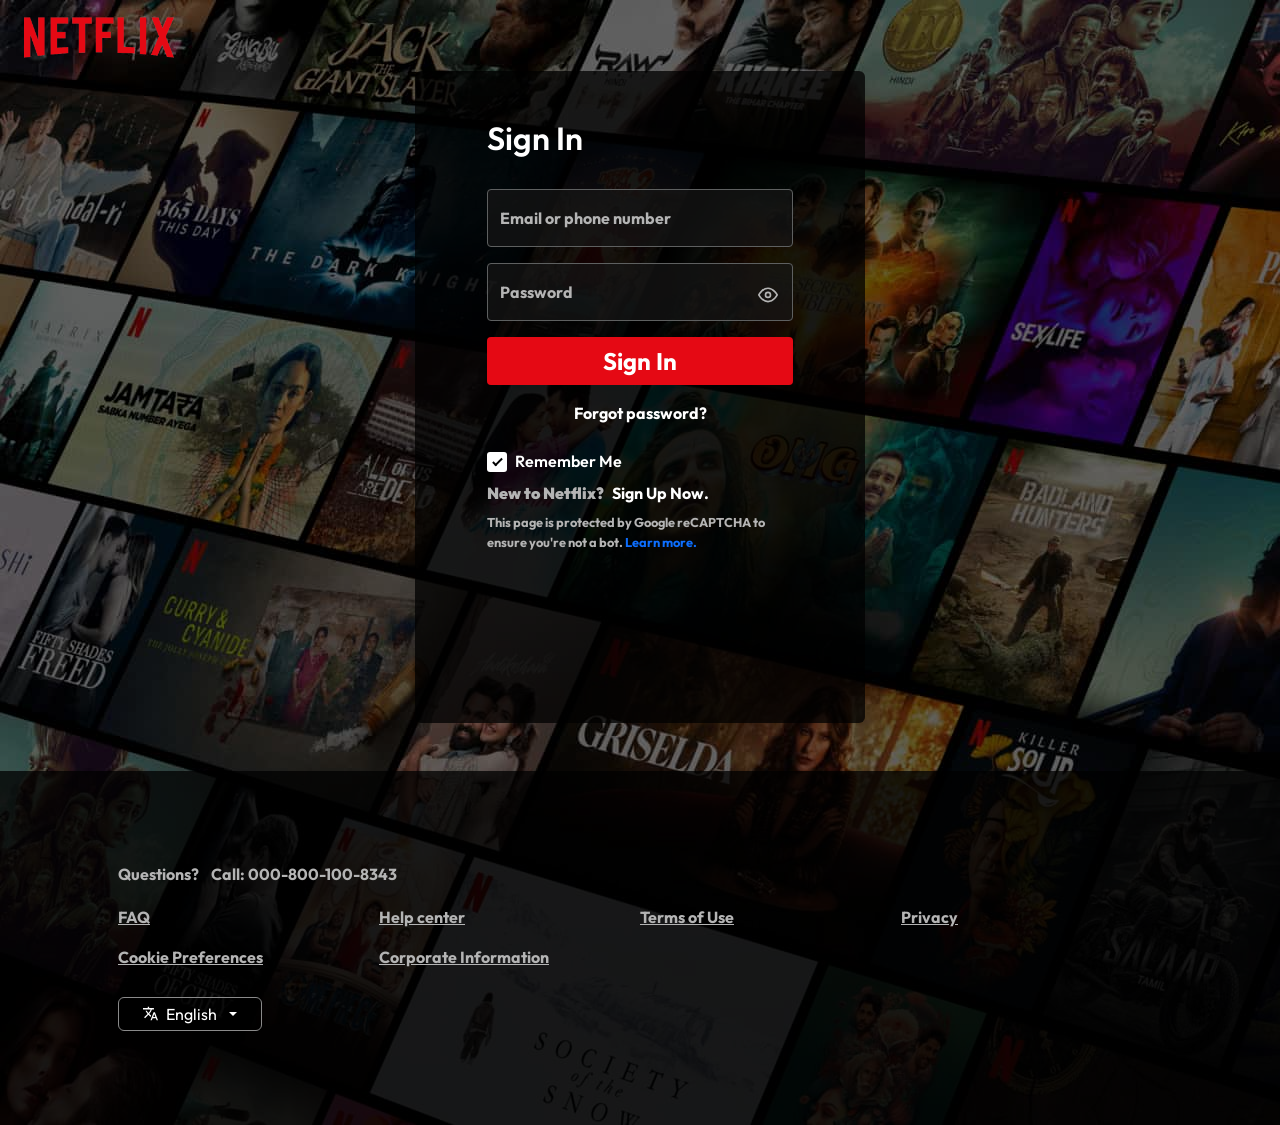
<file: sign In.html>
<!DOCTYPE html>
<html lang="en">
<head>
    <meta charset="UTF-8">
    <meta name="viewport" content="width=device-width, initial-scale=1.0">
    <title>Netflix</title>

    <!-- css -->
    <link rel="stylesheet" href="css/signIn.css">

    <!-- favicon -->
    <link rel="shortcut icon" href="img/fav-icon.png" type="image/x-icon">
    
    <!-- bs5 -->
    <link href="https://cdn.jsdelivr.net/npm/bootstrap@5.3.2/dist/css/bootstrap.min.css" rel="stylesheet" integrity="sha384-T3c6CoIi6uLrA9TneNEoa7RxnatzjcDSCmG1MXxSR1GAsXEV/Dwwykc2MPK8M2HN" crossorigin="anonymous">
    
    <!-- google fonts -->
    <link rel="preconnect" href="https://fonts.googleapis.com">
    <link rel="preconnect" href="https://fonts.gstatic.com" crossorigin>
    <link href="https://fonts.googleapis.com/css2?family=Outfit:wght@300;400;500;600;700;800;900&family=Commissioner:wght@100;300;500;700;900&display=swap" rel="stylesheet">
    
</head>
<body>

    <div class="container-fluid p-0 bg-black position-relative" id="mainBg">

        <img src="img/signinBg.jpg" class="bgImg opacity-50" id="bgImg" alt="">

        <div class="container-fluid d-flex flex-column position-absolute p-0 top-0" style="height: 100%;">
    
            <!-- navbar starts -->
                <nav class="navbar bg-transparent align-items-center w-100 px-5 d-flex justify-content-center top-0" style="z-index: 10;" id="navbar">
                    <div class="container-fluid nav-inner py-2 mx-5 px-5" id="navbarInner">
                        <a href="index.html" class="navbar-brand mt-1 px-2" style="max-width: 100% !important;" id="navbarBrand">
                            <img src="img/logo.png" width="150" alt="">
                        </a>
                    </div>
                </nav>

            <!-- navbar ends -->

            <!-- sign-in form starts -->
           

            <div class="container-fluid d-flex justify-content-center align-items-center p-0" id="signIn">

                <div class="container p-5 mb-5 rounded-2 bg-black d-flex justify-content-evenly flex-column bg-opacity-75" id="signInner">
                    <h2 class="fw-semibold text-white px-4">Sign In</h2>

                    <form class="mailForm p-4 d-flex flex-column gap-3" id="signInForm">
                        <div class="form-floating w-100 rounded-1 " style="background-color: rgb(22 22 22 / 70%) !important;">
                            <input type="email" class="form-control rounded-1 bg-transparent" id="floatingInput" placeholder="name@example.com">
                            <label for="floatingInput" class="inpLabel d-block bg-transparent fw-bold" id="inpLabel">Email or phone number</label>
                          </div>

                        <div class="form-floating w-100 rounded-1 " style="background-color: rgb(22 22 22 / 70%) !important;">
                            <input type="password" class="form-control rounded-1 bg-transparent" id="floatingPassword" placeholder="name@example.com">
                            <label for="floatingPassword" class="inpLabel d-block bg-transparent fw-bold" id="inpLabel">Password</label>
                          </div>
                          <button type="submit" class="btn w-100 signin rounded-1 border-0 text-white fw-bold" style="background-color: rgb(229, 9, 20) !important; font-size: 1.5rem;">Sign In</button>
                          <a href="#" class="text-center text-white text-decoration-none fw-bold">Forgot password?</a>
                    </form>
                    


                          <div class="remBottom d-flex flex-column gap-2 px-4">
                            <div class="remember text-white d-flex align-items-center gap-2">
                                <div class="cntr">
                                    <input checked="" type="checkbox" id="cbx" class="hidden-xs-up">
                                    <label for="cbx" class="cbx"></label>
                                  </div>
                                <label for="rmbrMe" class="fw-semibold">Remember Me</label>
                            </div>

                            <span class="d-flex align-items-center gap-2"><span  style="color: #B4B4B4; font-weight: 900;">New to Netflix?</span><a href="index.html" class="anchorHov text-decoration-none text-white fw-bolder">Sign Up Now.</a></span>

                            <p class="m-0" style="font-weight: bold; font-size: 0.8rem; color: #B4B4B4;">This page is protected by Google reCAPTCHA to ensure you're not a bot. <button class="bg-transparent border-0 text-primary fw-bold anchorHov" id="learnMore">Learn more.</button></p>
                            <span id="collapseDown" style="font-weight: bold; font-size: 0.8rem; color: #B4B4B4;">The information collected by Google reCAPTCHA is subject to the Google 
                              <a href="#" class="anchorHov text-decoration-none">Privacy Policy</a> and <a href="#" class="anchorHov text-decoration-none">Terms and Service</a>, and is used for providing, maintaining, and improving the reCAPTCHA service and for general security purposes (it is not used for personalised advertising by Google).</span>
                          </div>

                    
                </div>
            </div>
            <!-- sign-in form ends -->


            <!-- footer starts -->
            <footer class="py-4 px-3 d-flex align-items-center bg-black bg-opacity-75">
                <div class="container-fluid p-5" id="footCont">
                    <div class="container px-5 d-flex justify-content-center flex-column gap-1" id="footInner">
                        <h6 class="fw-bold" style="color: #B4B4B4;">Questions? &nbsp;&nbsp; Call: <a href="tel:000-800-100-8343" class="anchorHov text-decoration-none" style="color: #B4B4B4;">000-800-100-8343</a></h6>

                        <div class="footerOptions">
                            <ul class="list-unstyled d-flex flex-wrap" id="footerUl">
                                <li class="w-25 my-2"><a href="FAQ.html" class="fw-bolder" style="color: #B4B4B4;">FAQ</a></li>
                                <li class="w-25 my-2"><a href="#" class="fw-bolder" style="color: #B4B4B4;">Help center</a></li>
                                <li class="w-25 my-2"><a href="#" class="fw-bolder" style="color: #B4B4B4;">Terms of Use</a></li>
                                <li class="w-25 my-2"><a href="#" class="fw-bolder" style="color: #B4B4B4;">Privacy</a></li>
                                <li class="w-25 my-2"><a href="#" class="fw-bolder" style="color: #B4B4B4;">Cookie Preferences</a></li>
                                <li class="w-25 my-2"><a href="#" class="fw-bolder" style="color: #B4B4B4;">Corporate Information</a></li>
                            </ul>
                        </div>
                        <div class="col-3 position-relative">
                            <button id="langBtn2" class="btn bg-black bg-opacity-50 px-4 py-1 position-relative dropdown-toggle text-white d-flex align-items-center justify-content-between gap-2" style="border: 0.5px solid rgb(138, 138, 138);" type="button" data-bs-toggle="dropdown" aria-expanded="false">
                                <svg xmlns="http://www.w3.org/2000/svg" version="1.1" xmlns:xlink="http://www.w3.org/1999/xlink" width="15" height="15" x="0" y="0" viewBox="0 0 469.333 469.333" style="enable-background:new 0 0 512 512" xml:space="preserve" class=""><g><path d="M253.227 300.267 199.04 246.72l.64-.64c37.12-41.387 63.573-88.96 79.147-139.307h62.507V64H192V21.333h-42.667V64H0v42.453h238.293c-14.4 41.173-36.907 80.213-67.627 114.347-19.84-22.08-36.267-46.08-49.28-71.467H78.72c15.573 34.773 36.907 67.627 63.573 97.28l-108.48 107.2L64 384l106.667-106.667 66.347 66.347 16.213-43.413zM373.333 192h-42.667l-96 256h42.667l24-64h101.333l24 64h42.667l-96-256zm-56 149.333L352 248.853l34.667 92.48h-69.334z" fill="#ffffff" opacity="1" data-original="#000000" class=""></path></g></svg>
                                <span id="langSpan2"class="text-start">English</span>
                            </button>
                            <ul class="text-center mt-1 d-none overflow-hidden position-absolute list-unstyled bg-white w-50 rounded-1" id="langDrop2">
                            <li class="langList2 px-3 lh-lg"><a class="text-decoration-none w-100 text-black langItems">English</a></li>
                            <li class="langList2 px-3 lh-lg"><a class="text-decoration-none w-100 text-black langItems">&nbsp;&nbsp;हिन्दी&nbsp;&nbsp;&nbsp;</a></li>
                            </ul>
                        </div>
                    </div>

                </div>
            </footer>
            <!-- footer ends -->












        </div>
    </div>
    <!-- js -->
    <script src="signIn.js"></script>
    <!-- bs5 js -->
    <script src="https://cdn.jsdelivr.net/npm/bootstrap@5.3.2/dist/js/bootstrap.bundle.min.js" integrity="sha384-C6RzsynM9kWDrMNeT87bh95OGNyZPhcTNXj1NW7RuBCsyN/o0jlpcV8Qyq46cDfL" crossorigin="anonymous"></script>

</body>
</html>
</file>
<file: css/style.css>
*{
    margin: 0;
    padding: 0;
    font-family: 'Outfit' !important;
    scroll-behavior: smooth !important;
}

*::selection{
    background-color: #4C4948 !important;
    color: white;
    
}
/* navbar starts */

header{
    z-index: 5;
}

.buttonDiv button{
    font-size: 13px !important;
}


#langDrop.langDropShow{
    position: absolute;
    display: block !important;
}

#langDrop{
    min-width: 3rem !important;
    max-width: 8.8rem !important;
}

.langActive{
    font-weight: bold;
    background-color: rgb(216, 216, 216);

}

.buttonDiv button{
    font-size: 18px !important;
    font-weight: bold;
}

.buttonDiv{
    max-width: 100% !important;
    /* height: 2rem !important; */
    /* font-size: 0.5rem !important; */
}



@media only screen and (max-width: 200px){

    .navbar-brand img{
        width: 100% !important;
    }
}
@media only screen and (max-width: 800px){

    .navbar-brand{
        width: 40% !important;
    }
    #mail{
        flex-wrap: wrap !important;
    }
}
@media only screen and (max-width: 600px){
    #langSpan{
        display: none;
    }
    .buttonDiv #langBtn{
        padding: 0.5rem !important;
    }
    #header{
        padding-left: 1.2rem !important;
        padding-right: 1.2rem !important;
    }
    #langDrop{
        font-size: 0.6rem !important;
    }

}
@media only screen and (max-width: 1280px){
    #navbar{
        padding-left: 0 !important;
        padding-right: 0 !important;
        margin-left: 0 !important;
        margin-right: 0 !important;
    }

    .navbar-brand img{
        max-width: 100% !important;
    }
}


#langBtn .dropdown-toggle::after {
    font-size: 1rem !important;
}

/* navbar ends */


/* hero starts */

.hero-section{
    min-height: 43rem;
}
.hero-backGround{
    min-height: 43rem !important;
}

.hero-backGround img{
    height: 100%;
    width: 100%;
    object-position: center;
    object-fit: cover;
    position: absolute;
    transform: scale(1.25) translateY(-9.5%);
}

.hero-title{
    height: 100% !important;
    width: 100% !important;
    background: linear-gradient(180deg, #000000de, #00000060, #000000de);
}
.form-control{
    border: 1px solid rgb(94,96,96) !important;
}

.form-control::placeholder{
    user-select: none !important;
}

.inpLabel{
    color: #B4B4B4 !important;
}

.form-control:focus {
    color: #ffffff !important;
    background-color: transparent !important;
    border-color: #ffffff !important;
    outline: 0;
    box-shadow: 0 0 0 0.2rem rgba(252, 252, 252, 0.349) !important;
}

.form-floating>.form-control:focus~label {
    font-size: 0.8rem !important;
    font-weight: 100 !important;
}

.form-floating>.form-control-plaintext~label::after, .form-floating>.form-control:focus~label::after, .form-floating>.form-control:not(:placeholder-shown)~label::after, .form-floating>.form-select~label::after {
    position: absolute;
    inset: 1rem 0.2rem;
    z-index: -1;
    height: 1.5em;
    content: "";
    background-color: transparent !important;
}

.getStarted{
    font-weight: bold !important;
    background-color: rgb(229, 9, 20) !important;
}


/* hero ends */


/* tv section starts */

@media only screen and (max-width: 992px){
    #boxTitle{
        text-align: center !important;
    }
}

/* tv section ends */


/* accordion section starts */

.accordionInner{
    background-color: #2D2D2D;
    color: white;
    font-weight: 500;
    cursor: pointer;
    transition: 0.3s ease;
}

.accordionInner:hover{
    background-color: #414141;
}
.accordCollapse{
    border-top: 2px solid black;
    background-color: #2D2D2D;
    color: white !important;
    font-weight: 400;
    transition: all 0.5s ease;
    display: none;
    padding: 1rem;
}
.accordionMain.accoShow .accordCollapse{
    display: block;

}


@media only screen and (max-width: 450px){
    .accordionMain span, .accordCollapse p{
        font-size: 1rem !important;
    }
}

@media only screen and (max-width: 250px){
    .accordionMain span, .accordCollapse p{
        font-size: 0.8rem !important;
    }
}
@media only screen and (max-width: 768px){
    #mail{
        flex-direction: column !important;
    }

    #mail .form-floating{
        width: 100% !important;
    }
}
/* accordion section end */

/* scroll animations */

.fade-in-up {
    opacity: 0;
    transform: translateY(30px);
    transition: opacity 0.6s ease-out, transform 0.6s ease-out;
}

.fade-in-up.visible {
    opacity: 1;
    transform: translateY(0);
}

/* back to top button */

#backToTop {
    position: fixed;
    bottom: 30px;
    right: 30px;
    z-index: 99;
    background-color: #e50914;
    color: white;
    border: none;
    width: 50px;
    height: 50px;
    border-radius: 50%;
    font-size: 20px;
    cursor: pointer;
    opacity: 0;
    visibility: hidden;
    transform: translateY(20px);
    transition: all 0.3s ease;
    box-shadow: 0 4px 12px rgba(0,0,0,0.3);
}

#backToTop.visible {
    opacity: 1;
    visibility: visible;
    transform: translateY(0);
}

#backToTop:hover {
    background-color: #c11119;
    transform: translateY(-3px);
}

/* form validation */

.input-error {
    border-color: #e50914 !important;
}

.input-success {
    border-color: #2dce89 !important;
}

.error-message {
    color: #e50914;
    font-size: 0.85rem;
    margin-top: 0.25rem;
    display: none;
}

.error-message.show {
    display: block;
}

/* navbar scroll effect */

#header.scrolled {
    background-color: rgba(0, 0, 0, 0.9) !important;
    transition: background-color 0.3s ease;
}

/* toast notifications */

.toast-container {
    position: fixed;
    top: 20px;
    right: 20px;
    z-index: 9999;
    display: flex;
    flex-direction: column;
    gap: 10px;
}

.toast {
    background-color: #333;
    color: white;
    padding: 12px 20px;
    border-radius: 4px;
    box-shadow: 0 4px 12px rgba(0,0,0,0.3);
    display: flex;
    align-items: center;
    gap: 10px;
    min-width: 250px;
    transform: translateX(120%);
    transition: transform 0.3s ease;
    font-size: 14px;
}

.toast.show {
    transform: translateX(0);
}

.toast.success {
    border-left: 4px solid #2dce89;
}

.toast.error {
    border-left: 4px solid #e50914;
}

.toast.info {
    border-left: 4px solid #4969E4;
}

/* footer starts */

#footerUl li:active > a{
    color: red !important;
}

#langDrop3.langDropShow3{
    position: absolute;
    display: block !important;
}

.langActive3{
    font-weight: bold;
    background-color: rgb(216, 216, 216);

}

footer #langDrop3{
    min-width: 8.8rem !important;
    max-width: 8.8rem !important;
}

footer .col-3 {
    flex: 0 0 auto;
    width: 50.5%;
}


@media only screen and (max-width: 1000px) {
    #footerUl li{
        width: 50% !important;
    }
    #footCont, #footInner{
        padding: 0 !important;
    }
    
}
/* footer ends */
</file>
<file: css/FAQ.css>
*{
    margin: 0;
    padding: 0;
    font-family: 'Outfit' !important;
    scroll-behavior: smooth !important;
    
}
*::selection{
    background-color: #4C4948 !important;
    color: white;
    
}

/* navbar starts */

.anchorHov:hover{
    text-decoration: underline !important;
    color: #000000ab !important;

}
.anchorBtn:hover{
    border-color: black !important;
    background-color: rgb(128 128 128 / 20%) !important;
}

#signIn:hover{
    background-color: #c11119 !important;
}

/* navbar ends */


/* searchbar section starts */

.searchControlWrapper{
    padding: 2px;
    border-radius: 4px;
    background: linear-gradient(to right, #e50914 -0.08%, #c94ff5 81.14%, #5b79f1 99.92%);
    box-shadow: rgba(0, 0, 0, 0.1) 0px 4px 12px;
}
.inputControl{
    padding: 9px 16px 9px 50px;
    border-radius: 2px;
    border: 1px solid transparent;
}

.inputControl:focus{
    border-color: transparent;
    outline: transparent;
}

/* searchbar section ends */

/* main content starts */

.leftPane{
    width: 68%;
}

.thinAnchor{
    text-decoration: none;
    color: #e50914;
}
.thinAnchor:hover{
    text-decoration: underline;
}

.contactBtn:hover{
    background-color: rgb(0 0 0 / 70%) !important;
}

.rightPane{
    width: calc(100% - 68%);
}

.articleTopics{
    border-top: 6px solid #e50914;
}
/* main content ends */


/* search highlight */

.search-highlight {
    background-color: #fff3cd;
    padding: 0 2px;
    border-radius: 2px;
}

.hidden-item {
    display: none !important;
}

/* footer starts */

.footer{
    background-color: #fafafa;
}
#lang-switcher{
    appearance: none;
    -webkit-appearance: none;
    color: #8b8a88;
    font-size: 1.1rem;
}
#lang-switcher:focus{
    outline: none !important;
}

.select{
    max-width: 12rem !important;
    border: 1px solid #8b8a88 !important;
    accent-color: #8b8a88 !important;
    transition: all 0.3s ease;
}

.select:hover{
    background-color: #8b8a88;
}

.select:hover select{
    color: #ffffff !important;
}
.select:hover select > option{
    color: rgb(0, 0, 0) !important;
}
.select:hover #downArrow > path{
    fill: white;
}

/* toast notifications */

.toast-container {
    position: fixed;
    top: 20px;
    right: 20px;
    z-index: 9999;
    display: flex;
    flex-direction: column;
    gap: 10px;
}

.toast {
    background-color: #333;
    color: white;
    padding: 12px 20px;
    border-radius: 4px;
    box-shadow: 0 4px 12px rgba(0,0,0,0.3);
    display: flex;
    align-items: center;
    gap: 10px;
    min-width: 250px;
    transform: translateX(120%);
    transition: transform 0.3s ease;
    font-size: 14px;
}

.toast.show {
    transform: translateX(0);
}

.toast.success {
    border-left: 4px solid #2dce89;
}

.toast.error {
    border-left: 4px solid #e50914;
}

.toast.info {
    border-left: 4px solid #4969E4;
}

/* footer ends */
</file>
<file: css/help.css>
*{
    margin: 0;
    padding: 0;
    font-family: 'Outfit' !important;
    scroll-behavior: smooth !important;
    
}
*::selection{
    background-color: #4C4948 !important;
    color: white;
    
}

/* navbar starts */

.anchorHov:hover{
    text-decoration: underline !important;
    color: #000000ab !important;

}
.anchorBtn:hover{
    border-color: black !important;
    background-color: rgb(128 128 128 / 20%) !important;
}

#signIn:hover{
    background-color: #c11119 !important;
}

/* navbar ends */


/* searchbar section starts */

.searchControlWrapper{
    padding: 2px;
    border-radius: 4px;
    background: linear-gradient(to right, #e50914 -0.08%, #c94ff5 81.14%, #5b79f1 99.92%);
    box-shadow: rgba(0, 0, 0, 0.1) 0px 4px 12px;
}
.inputControl{
    padding: 9px 16px 9px 50px;
    border-radius: 2px;
    border: 1px solid transparent;
}

.inputControl:focus{
    border-color: transparent;
    outline: transparent;
}

.search-section p, .search-section p > a{
    color: rgb(0 0 0 / 70%) !important;
}

.search-section p > a:hover{
    color: rgb(0, 0, 0) !important;
}


/* searchbar section ends */


/* help center search starts */

#radialBg{
    background: radial-gradient(300% 100% at center top, rgba(169, 185, 250, 0.15) 0%, rgba(251, 251, 251, 0) 25%) !important;
}

/* help center search ends */


/* main content starts */

.anchorLine:hover{
    text-decoration: underline !important;
}
.anchorLine:hover .arrowDown > svg{
    animation: bounce 0.8s linear;
}

@keyframes bounce{
    25%{
        transform: translateY(10px);
    }
    50%{
        transform: translateY(0px);
    }
    75%{
        transform: translateY(10px);
    }
    100%{
        transform: translateY(0px);
    }
}

.formFixed{
    max-width: 600px;

}

.fixedSearcBar{
    z-index: 100;
    opacity: 0;
    transform: translateY(-100%);
    transition: all 0.2s;
}

#fixedSearcBar.showSearchBar{
    position: fixed;
    opacity: 1;
    transform: translateY(0%);
}

#columMain{
    max-width: 38rem;
}




/* main content ends */






/* accordion starts */

.accoHelp{
    border: 1px solid rgb(128 128 128 / 40%);
}


.accordion-button:not(.collapsed) {
    color: var(--bs-accordion-active-color);
    background-color: transparent !important;
}

.accordion-button:focus{
    z-index: 3;
    border-color: transparent;
    outline: 0;
    box-shadow: none !important;
}

/* search highlight */

.search-highlight {
    background-color: #fff3cd;
    padding: 0 2px;
    border-radius: 2px;
}

.hidden-item {
    display: none !important;
}

/* accordion ends */


/* quick links */

.contactBtn:hover{
    background-color: rgb(0 0 0 / 70%) !important;
}

@media only screen and (max-width: 624px){
    #quickLinks{
        padding: 0 20px !important;
    }
}

/* quick links */



/* footer starts */

.footer{
    background-color: #fafafa;
}
#lang-switcher{
    appearance: none;
    -webkit-appearance: none;
    color: #8b8a88;
    font-size: 1.1rem;
}
#lang-switcher:focus{
    outline: none !important;
}

.select{
    max-width: 12rem !important;
    border: 1px solid #8b8a88 !important;
    accent-color: #8b8a88 !important;
    transition: all 0.3s ease;
}

.select:hover{
    background-color: #8b8a88;
}

.select:hover select{
    color: #ffffff !important;
}
.select:hover select > option{
    color: rgb(0, 0, 0) !important;
}
.select:hover #downArrow > path{
    fill: white;
}

/* toast notifications */

.toast-container {
    position: fixed;
    top: 20px;
    right: 20px;
    z-index: 9999;
    display: flex;
    flex-direction: column;
    gap: 10px;
}

.toast {
    background-color: #333;
    color: white;
    padding: 12px 20px;
    border-radius: 4px;
    box-shadow: 0 4px 12px rgba(0,0,0,0.3);
    display: flex;
    align-items: center;
    gap: 10px;
    min-width: 250px;
    transform: translateX(120%);
    transition: transform 0.3s ease;
    font-size: 14px;
}

.toast.show {
    transform: translateX(0);
}

.toast.success {
    border-left: 4px solid #2dce89;
}

.toast.error {
    border-left: 4px solid #e50914;
}

.toast.info {
    border-left: 4px solid #4969E4;
}

/* footer ends */
</file>
<file: css/signIn.css>
*{
    margin: 0;
    padding: 0;
    font-family: 'Outfit' !important;
    scroll-behavior: smooth !important;
}

*::selection{
    background-color: #4C4948 !important;
    color: white;
    
}

#mainBg{
    height: 100%;
    width: 100%;
    min-height: 100vh;
    background-size: cover;
    background-image: cover;
    overflow: hidden;
}

#signInner{
    min-height: 650px;
}

#collapseDown{
    visibility: hidden;
}

.form-control{
    border: 1px solid rgb(94,96,96) !important;
    overflow: hidden !important;
}

.form-control::placeholder{
    user-select: none !important;
}

#inpLabel{
    color: #B4B4B4 !important;
    width: 80%;
    
}



.form-control:focus {
    color: #ffffff !important;
    background-color: transparent !important;
    border-color: #ffffff !important;
    outline: 0;
    box-shadow: 0 0 0 0.2rem rgba(252, 252, 252, 0.349) !important;
}

.form-floating>.form-control:focus~label {
    font-size: 0.8rem !important;
    font-weight: 100 !important;
}

.form-floating>.form-control-plaintext~label::after, .form-floating>.form-control:focus~label::after, .form-floating>.form-control:not(:placeholder-shown)~label::after, .form-floating>.form-select~label::after {
    position: absolute;
    inset: 1rem 0.2rem;
    z-index: -1;
    height: 1.5em;
    content: "";
    background-color: transparent !important;
}

.cbx {
    position: relative;
    top: 1px;
    width: 20px;
    height: 20px;
    border: 1px solid #c8ccd4;
    border-radius: 3px;
    transition: all 0.1s ease;
    cursor: pointer;
    display: block;
   }
   
   .cbx:after {
    content: '';
    position: absolute;
    top: 3px;
    left: 7px;
    width: 5px;
    height: 10px;
    opacity: 0;
    transform: rotate(45deg) scale(0);
    border-right: 2px solid black;
    border-bottom: 2px solid black;
    transition: all 0.1s ease;
   }
   
   .lbl {
    margin-left: 5px;
    vertical-align: middle;
    cursor: pointer;
   }
   
   #cbx:checked ~ .cbx {
    border-color: transparent;
    background: white;
   }
   
   #cbx:checked ~ .cbx:after {
    opacity: 1;
    transform: rotate(45deg) scale(1);
   }
   
   .cntr {
    position: relative;
   }
   

   
   .hidden-xs-up {
    display: none!important;
   }

   .anchorHov:hover{
    text-decoration: underline !important;
   }

footer{
    height: calc(100% - 760.5625px);
}


#footerUl li:active > a{
    color: red !important;
}

#langDrop2.langDropShow2{
    position: absolute;
    display: block !important;
}

.langActive{
    font-weight: bold;
    background-color: rgb(216, 216, 216);

}

footer #langDrop2{
    min-width: 8.8rem !important;
    max-width: 8.8rem !important;
}

/* #langDrop2{
    top: -220%;
} */

footer .col-3 {
    flex: 0 0 auto;
    width: 50.5%;
}

/* toast notifications */

.toast-container {
    position: fixed;
    top: 20px;
    right: 20px;
    z-index: 9999;
    display: flex;
    flex-direction: column;
    gap: 10px;
}

.toast {
    background-color: #333;
    color: white;
    padding: 12px 20px;
    border-radius: 4px;
    box-shadow: 0 4px 12px rgba(0,0,0,0.3);
    display: flex;
    align-items: center;
    gap: 10px;
    min-width: 250px;
    transform: translateX(120%);
    transition: transform 0.3s ease;
    font-size: 14px;
}

.toast.show {
    transform: translateX(0);
}

.toast.success {
    border-left: 4px solid #2dce89;
}

.toast.error {
    border-left: 4px solid #e50914;
}

.toast.info {
    border-left: 4px solid #4969E4;
}

/* form validation */

.input-error {
    border-color: #e50914 !important;
}

.input-success {
    border-color: #2dce89 !important;
}

.error-message {
    color: #e50914;
    font-size: 0.85rem;
    margin-top: 0.25rem;
    display: none;
}

.error-message.show {
    display: block;
}

/* password toggle */

.password-toggle {
    position: absolute;
    right: 15px;
    top: 50%;
    transform: translateY(-50%);
    cursor: pointer;
    z-index: 10;
    background: none;
    border: none;
    color: #B4B4B4;
}

.password-toggle:hover {
    color: white;
}

/* loading state */

.btn.loading {
    pointer-events: none;
    opacity: 0.8;
}

.btn.loading::after {
    content: "";
    width: 16px;
    height: 16px;
    margin-left: 8px;
    border: 2px solid #ffffff;
    border-radius: 50%;
    border-top-color: transparent;
    animation: spin 0.8s linear infinite;
    display: inline-block;
}

@keyframes spin {
    to { transform: rotate(360deg); }
}

@media only screen and (min-width: 600px) {
    #signInner{
        max-width: 450px !important;
    }   
    
    #mainBg .bgImg{
        min-height: 100%;
        min-width: 100%;
        
    }
    .form-floating #inpLabel{
        font-size: 1rem;
        text-overflow: ellipsis !important;
        white-space: nowrap !important;
        
    }
}
@media only screen and (max-width: 600px) {
    #bgImg{
        opacity: 0 !important;
    }

    #signInner{
        max-width: 100% !important;
        padding: 0 !important;
        margin-bottom: 0 !important;
        border-bottom: 1px solid #B4B4B4;
        justify-content: start !important;
        min-height: 600px;
    } 

}

@media only screen and (max-width: 1280px) {
    #navbar{
        padding: 0 !important;
    }
    #navbarInner{
        margin: 0 16px !important;
        padding-left: 0 !important;
        padding-right: 0 !important;
    }
}
@media only screen and (max-width: 900px) {
    #navbarBrand img{
        width: 7rem !important;
    }
    
}
@media only screen and (max-width: 1000px) {
    #footerUl li{
        width: 50% !important;
    }
    #footCont, #footInner{
        padding: 0 !important;
    }
    
}
</file>
